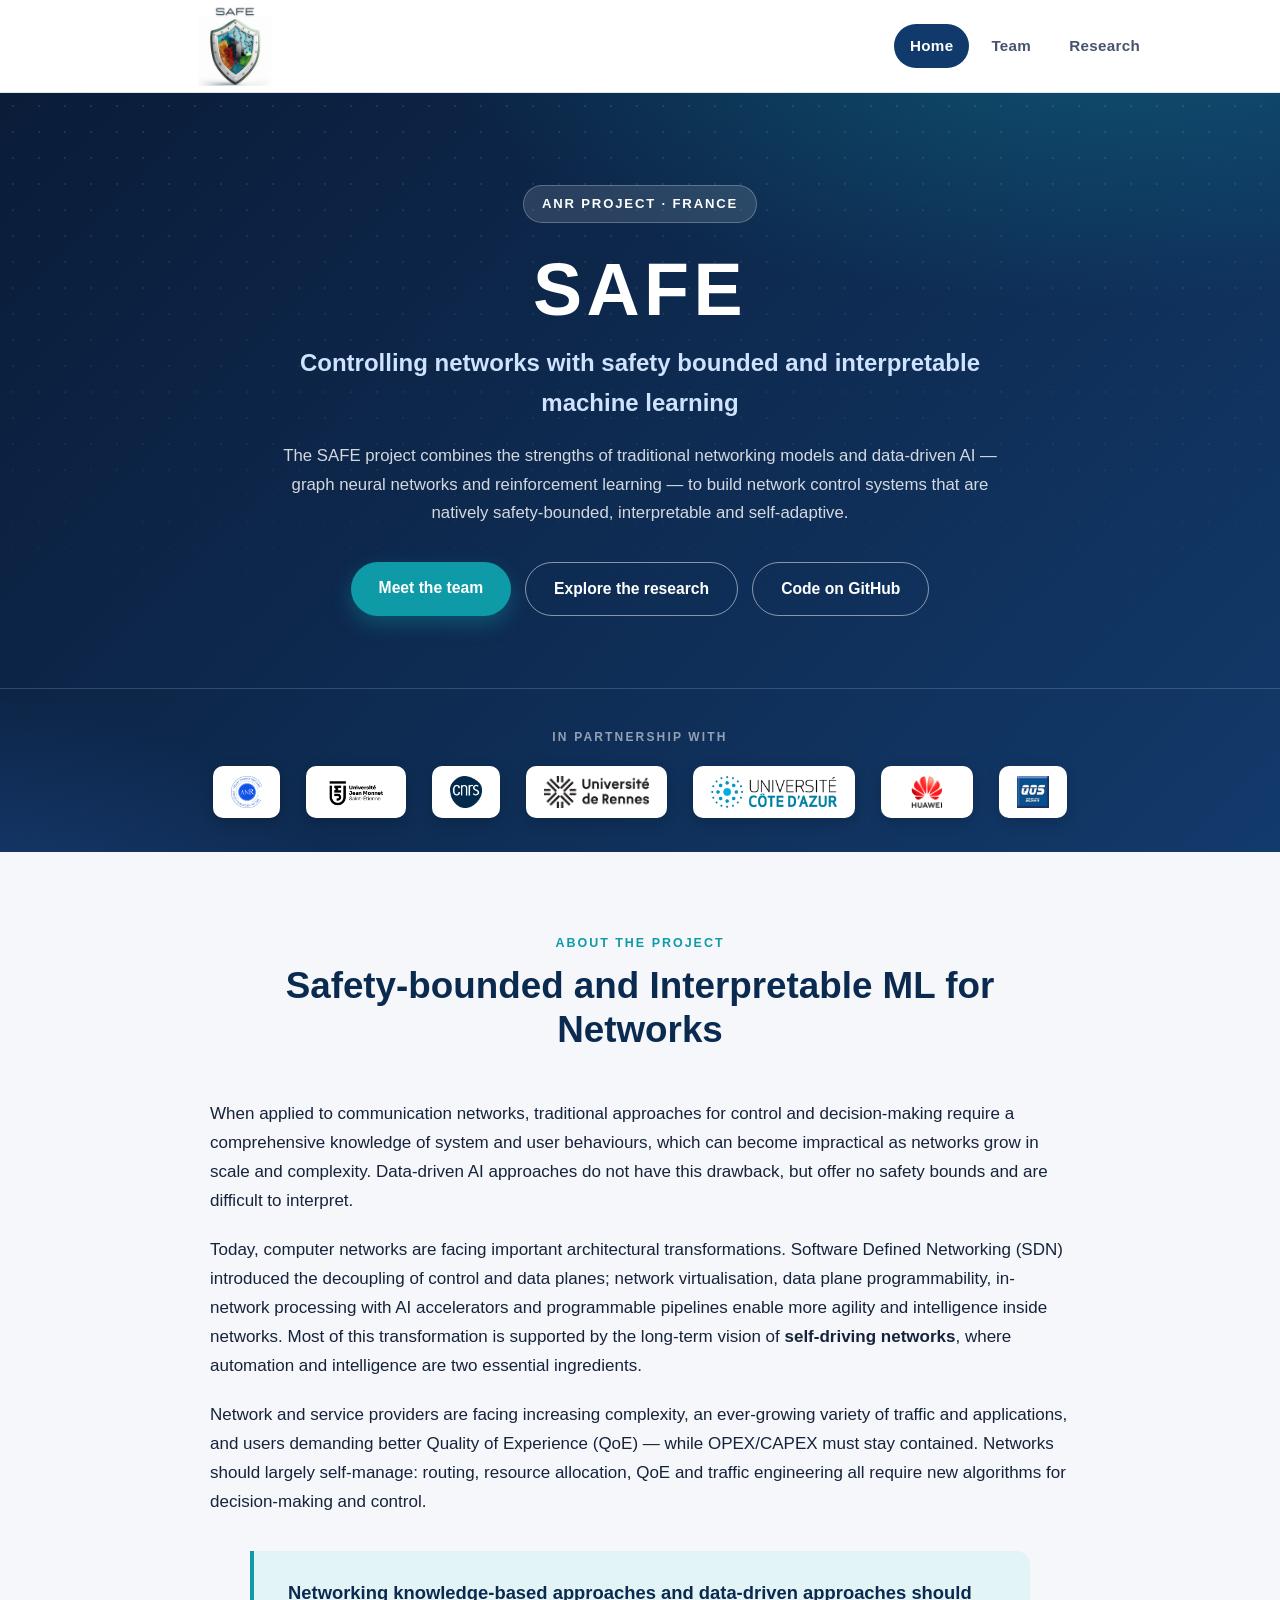
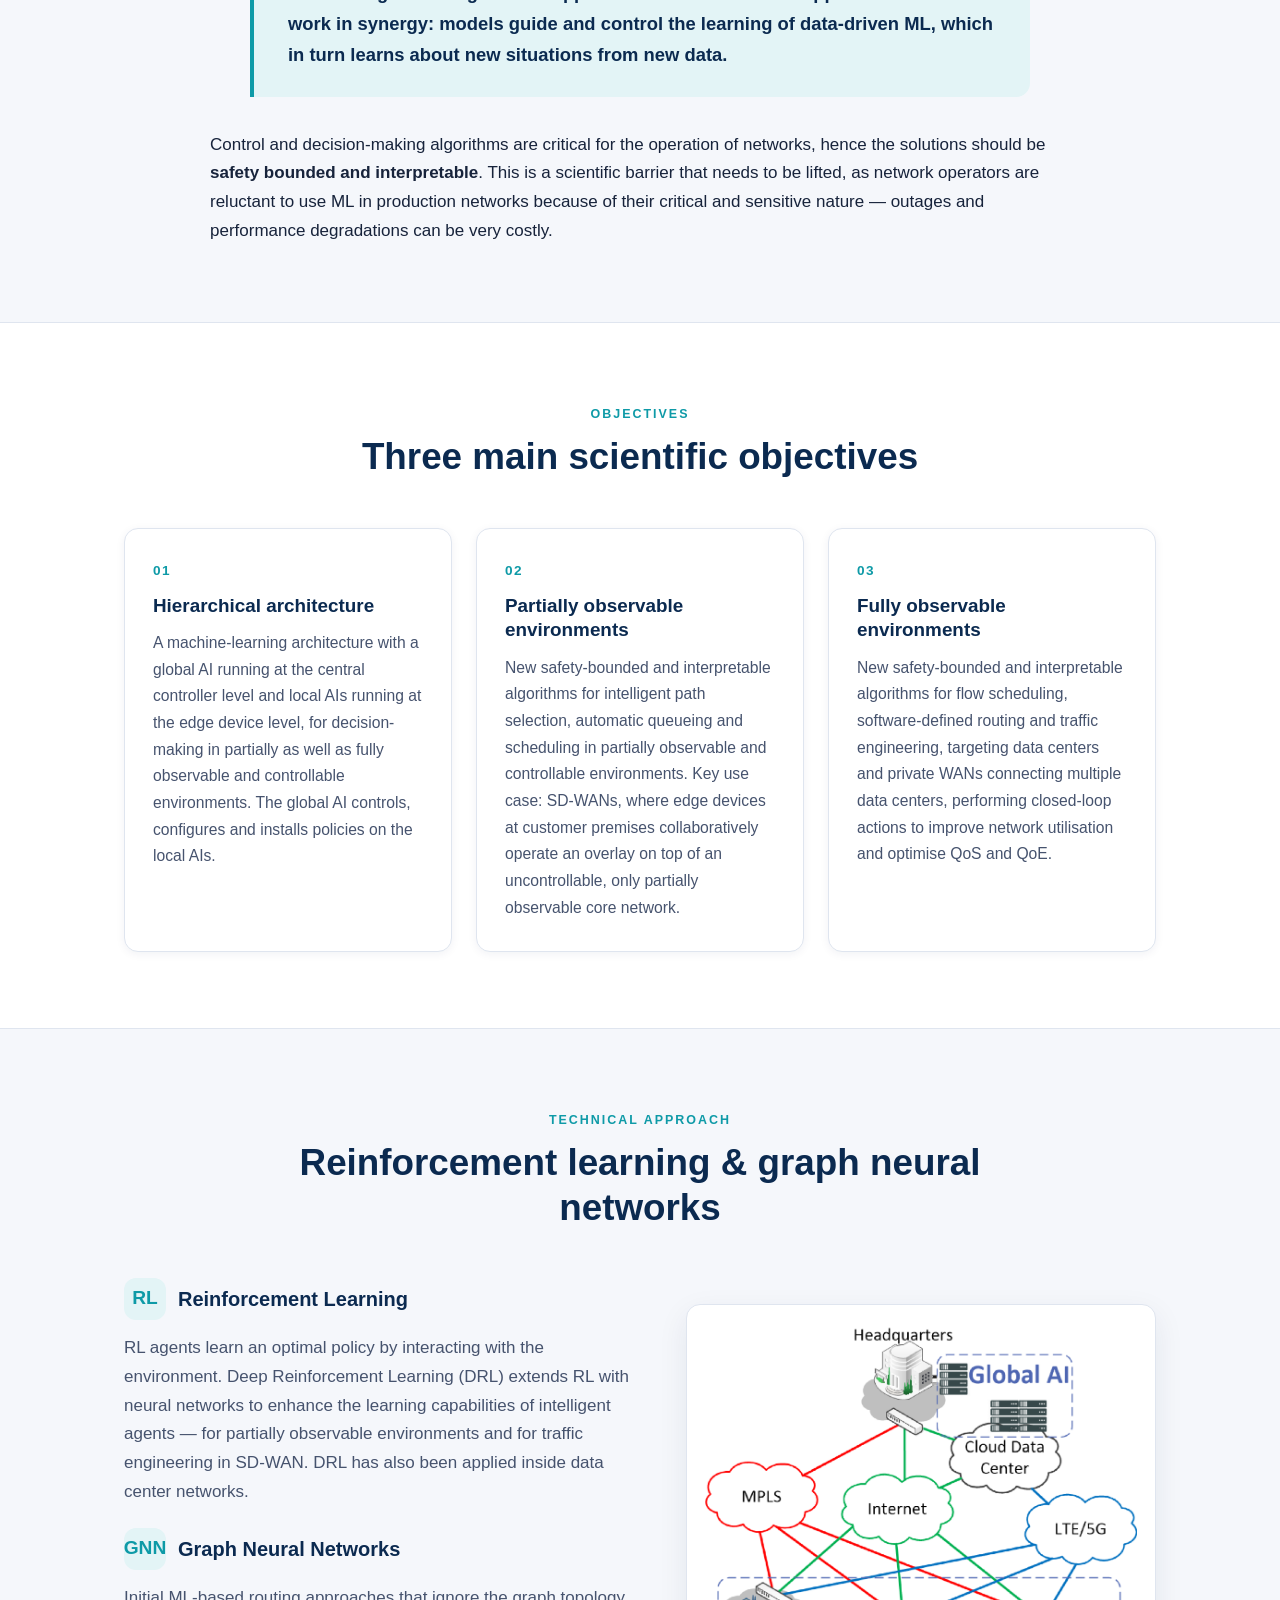
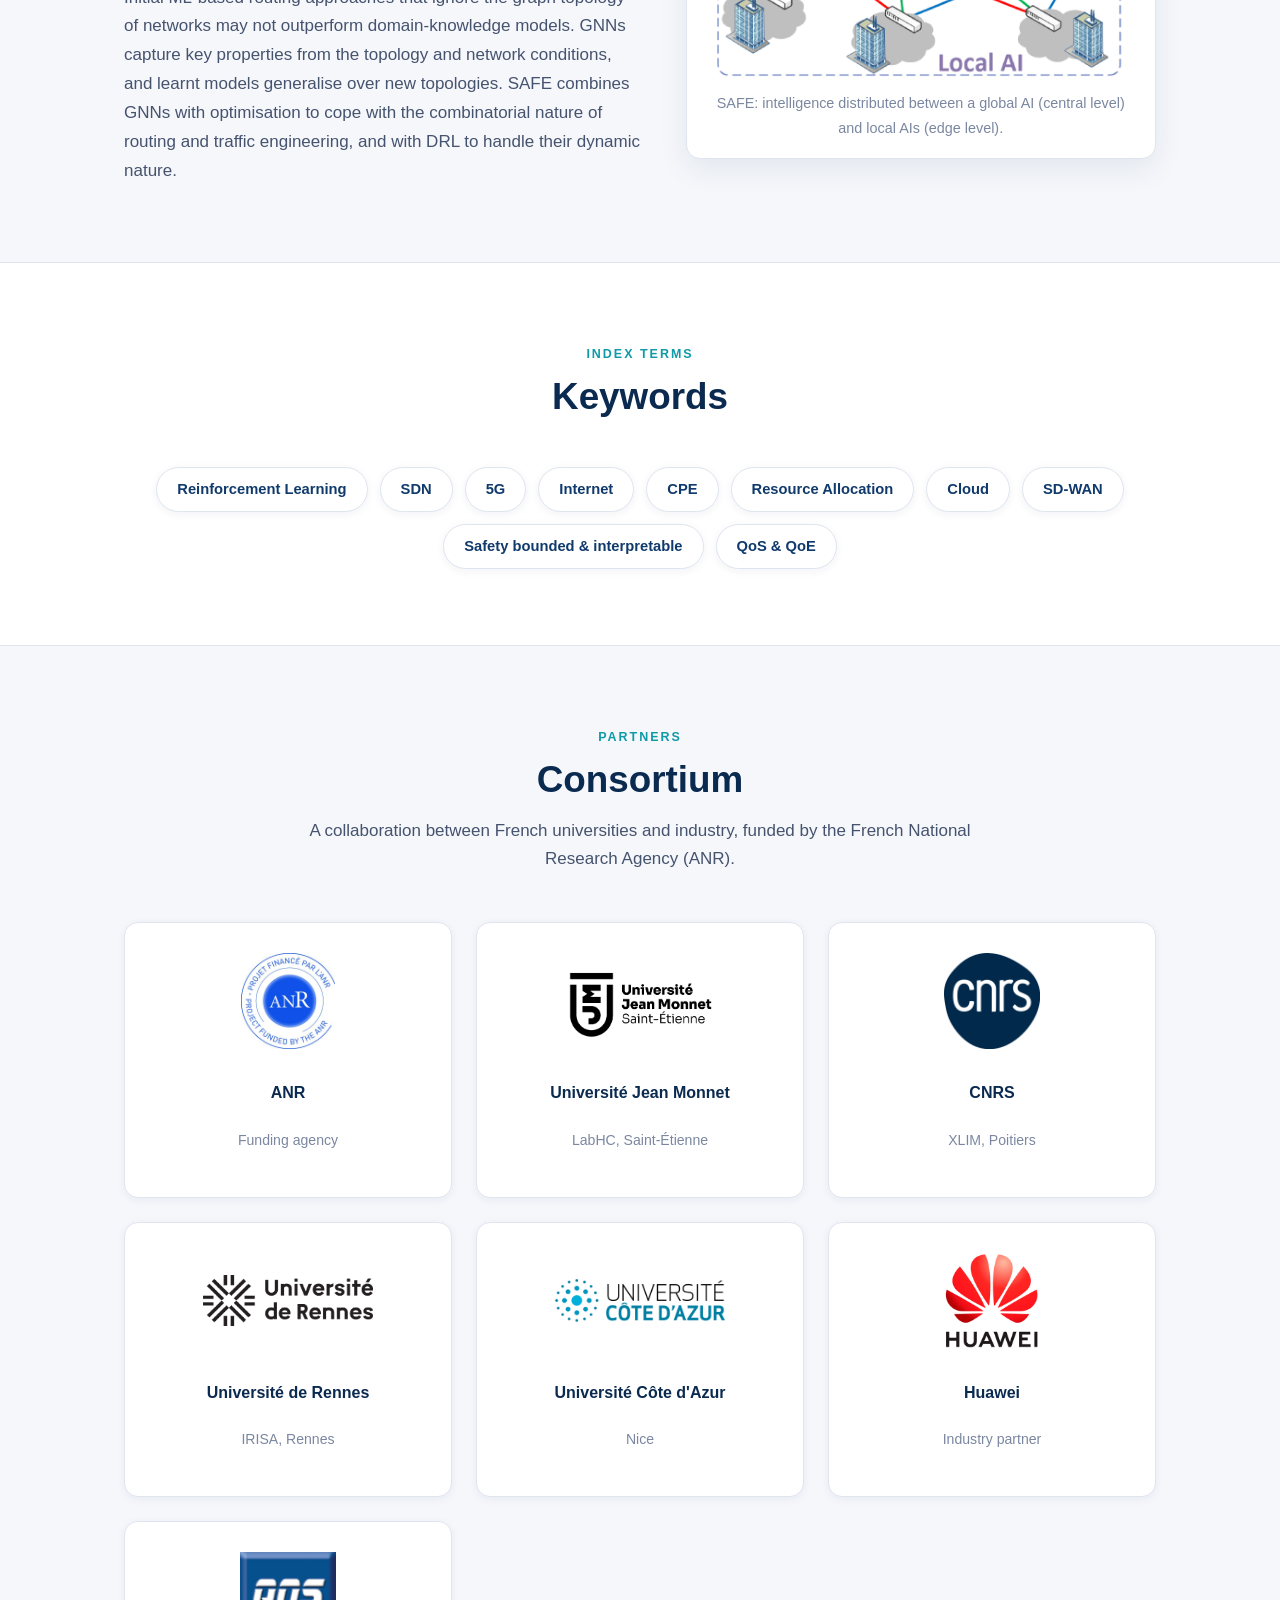
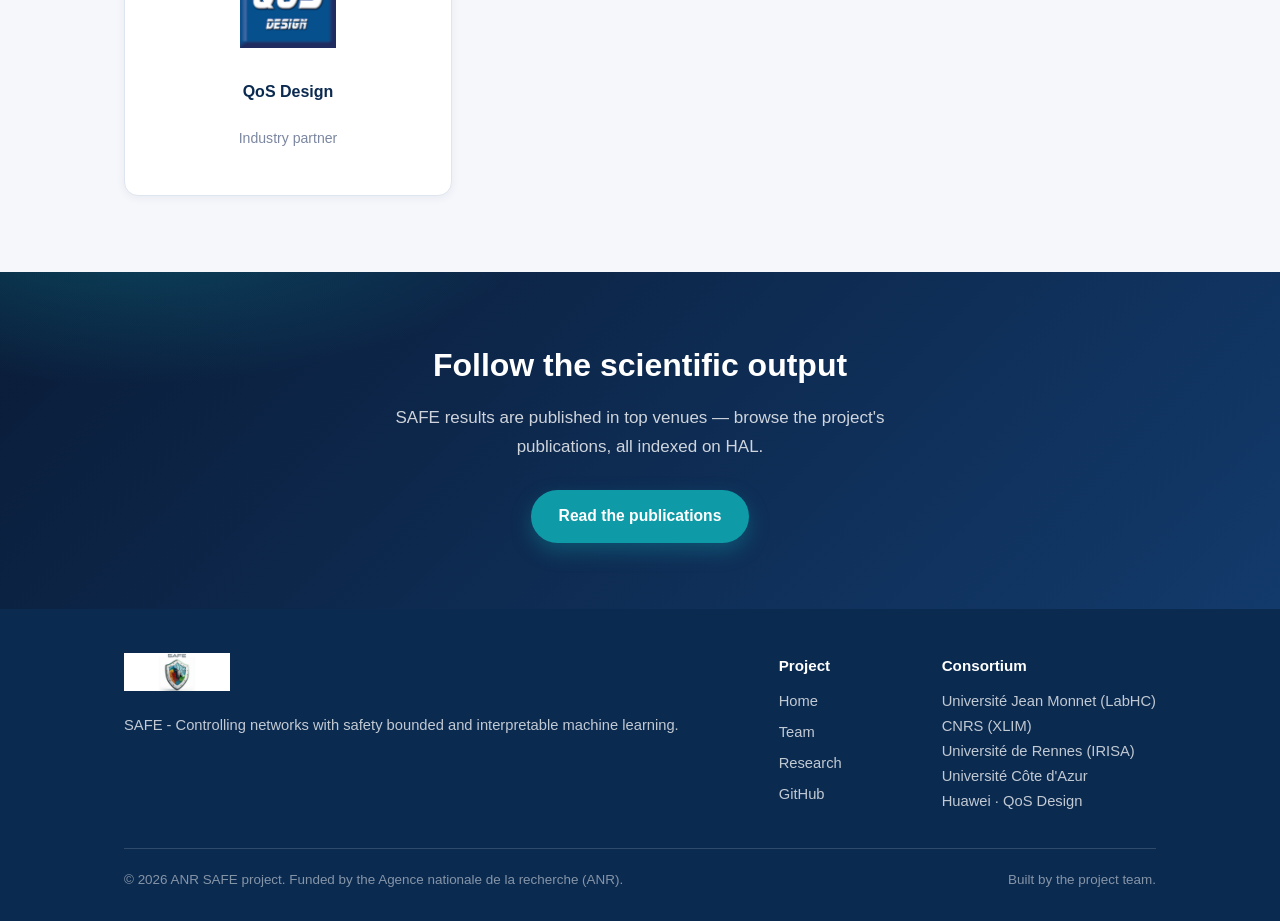
<file: index.html>
<!DOCTYPE html>
<html lang="en">
<head>
  <meta charset="UTF-8">
  <meta name="viewport" content="width=device-width, initial-scale=1.0">
  <title>ANR SAFE — Controlling Networks with Safety Bounded and Interpretable Machine Learning</title>
  <meta name="description" content="The ANR SAFE project designs safety bounded and interpretable machine learning approaches for network control.">
  <meta property="og:title" content="ANR SAFE project">
  <meta property="og:description" content="Controlling Networks with Safety Bounded and Interpretable Machine Learning.">
  <meta property="og:type" content="website">
  <meta property="og:image" content="assets/img/logo-square.png">
  <link rel="icon" type="image/png" href="assets/img/favicon.png">
  <link rel="stylesheet" href="assets/css/style.css">
</head>
<body>
  <a class="skip-link" href="#main">Skip to content</a>

  <header class="site-header">
    <div class="container nav-wrap">
      <a class="brand" href="index.html"><img src="assets/img/logo.png" alt="ANR SAFE project logo"></a>
      <nav class="site-nav" id="site-nav" aria-label="Main navigation">
        <a href="index.html" class="active" aria-current="page">Home</a>
        <a href="team.html">Team</a>
        <a href="research.html">Research</a>
      </nav>
      <button class="nav-toggle" aria-label="Toggle navigation" aria-expanded="false" aria-controls="site-nav">
        <span></span><span></span><span></span>
      </button>
    </div>
  </header>

  <main id="main">
    <section class="hero">
      <div class="container hero-inner">
        <span class="hero-badge">ANR project &middot; France</span>
        <h1>SAFE</h1>
        <p class="tagline">Controlling networks with safety bounded and interpretable machine learning</p>
        <p class="lede">The SAFE project combines the strengths of traditional networking models and data-driven AI — graph neural networks and reinforcement learning — to build network control systems that are natively safety-bounded, interpretable and self-adaptive.</p>
        <div class="hero-actions">
          <a class="btn btn-primary" href="team.html">Meet the team</a>
          <a class="btn btn-ghost" href="research.html">Explore the research</a>
          <a class="btn btn-ghost" href="https://github.com/safeml" target="_blank" rel="noopener">Code on GitHub</a>
        </div>
      </div>
      <div class="partners-strip">
        <div class="container">
          <p class="label">In partnership with</p>
          <div class="logos">
            <img src="assets/img/partners/anr.jpg" alt="ANR logo">
            <img src="assets/img/partners/ujm.png" alt="Université Jean Monnet">
            <img src="assets/img/partners/cnrs.png" alt="XLIM, CNRS">
            <img src="assets/img/partners/univ-rennes.png" alt="Université de Rennes">
            <img src="assets/img/partners/univ-cotedazur.png" alt="Université Côte d'Azur">
            <img src="assets/img/partners/huawei.png" alt="Huawei">
            <img src="assets/img/partners/qos-design.png" alt="QoS Design">
          </div>
        </div>
      </div>
    </section>

    <section class="section">
      <div class="container">
        <div class="section-head reveal">
          <span class="eyebrow">About the project</span>
          <h2>Safety-bounded and Interpretable ML for Networks</h2>
        </div>
        <div class="prose reveal" style="max-width: 860px; margin: 0 auto;">
          <p>When applied to communication networks, traditional approaches for control and decision-making require a comprehensive knowledge of system and user behaviours, which can become impractical as networks grow in scale and complexity. Data-driven AI approaches do not have this drawback, but offer no safety bounds and are difficult to interpret.</p>
          <p>Today, computer networks are facing important architectural transformations. Software Defined Networking (SDN) introduced the decoupling of control and data planes; network virtualisation, data plane programmability, in-network processing with AI accelerators and programmable pipelines enable more agility and intelligence inside networks. Most of this transformation is supported by the long-term vision of <strong>self-driving networks</strong>, where automation and intelligence are two essential ingredients.</p>
          <p>Network and service providers are facing increasing complexity, an ever-growing variety of traffic and applications, and users demanding better Quality of Experience (QoE) — while OPEX/CAPEX must stay contained. Networks should largely self-manage: routing, resource allocation, QoE and traffic engineering all require new algorithms for decision-making and control.</p>
        </div>
        <blockquote class="pullquote reveal">
          Networking knowledge-based approaches and data-driven approaches should work in synergy: models guide and control the learning of data-driven ML, which in turn learns about new situations from new data.
        </blockquote>
        <div class="prose reveal" style="max-width: 860px; margin: 0 auto;">
          <p>Control and decision-making algorithms are critical for the operation of networks, hence the solutions should be <strong>safety bounded and interpretable</strong>. This is a scientific barrier that needs to be lifted, as network operators are reluctant to use ML in production networks because of their critical and sensitive nature — outages and performance degradations can be very costly.</p>
        </div>
      </div>
    </section>

    <section class="section section-alt">
      <div class="container">
        <div class="section-head reveal">
          <span class="eyebrow">Objectives</span>
          <h2>Three main scientific objectives</h2>
        </div>
        <div class="grid grid-3">
          <article class="card reveal">
            <span class="num">01</span>
            <h3>Hierarchical architecture</h3>
            <p>A machine-learning architecture with a global AI running at the central controller level and local AIs running at the edge device level, for decision-making in partially as well as fully observable and controllable environments. The global AI controls, configures and installs policies on the local AIs.</p>
          </article>
          <article class="card reveal">
            <span class="num">02</span>
            <h3>Partially observable environments</h3>
            <p>New safety-bounded and interpretable algorithms for intelligent path selection, automatic queueing and scheduling in partially observable and controllable environments. Key use case: SD-WANs, where edge devices at customer premises collaboratively operate an overlay on top of an uncontrollable, only partially observable core network.</p>
          </article>
          <article class="card reveal">
            <span class="num">03</span>
            <h3>Fully observable environments</h3>
            <p>New safety-bounded and interpretable algorithms for flow scheduling, software-defined routing and traffic engineering, targeting data centers and private WANs connecting multiple data centers, performing closed-loop actions to improve network utilisation and optimise QoS and QoE.</p>
          </article>
        </div>
      </div>
    </section>

    <section class="section">
      <div class="container">
        <div class="section-head reveal">
          <span class="eyebrow">Technical approach</span>
          <h2>Reinforcement learning &amp; graph neural networks</h2>
        </div>
        <div class="approach reveal">
          <div>
            <h3><span class="chip">RL</span>Reinforcement Learning</h3>
            <p>RL agents learn an optimal policy by interacting with the environment. Deep Reinforcement Learning (DRL) extends RL with neural networks to enhance the learning capabilities of intelligent agents — for partially observable environments and for traffic engineering in SD-WAN. DRL has also been applied inside data center networks.</p>
            <h3><span class="chip">GNN</span>Graph Neural Networks</h3>
            <p>Initial ML-based routing approaches that ignore the graph topology of networks may not outperform domain-knowledge models. GNNs capture key properties from the topology and network conditions, and learnt models generalise over new topologies. SAFE combines GNNs with optimisation to cope with the combinatorial nature of routing and traffic engineering, and with DRL to handle their dynamic nature.</p>
          </div>
          <figure class="figure">
            <img src="assets/img/architecture.png" alt="SAFE hierarchical architecture: a global AI at the controller level cooperating with local AIs at the network edge" loading="lazy">
            <figcaption>SAFE: intelligence distributed between a global AI (central level) and local AIs (edge level).</figcaption>
          </figure>
        </div>
      </div>
    </section>

    <section class="section section-alt">
      <div class="container">
        <div class="section-head reveal">
          <span class="eyebrow">Index terms</span>
          <h2>Keywords</h2>
        </div>
        <div class="terms reveal">
          <span class="term">Reinforcement Learning</span>
          <span class="term">SDN</span>
          <span class="term">5G</span>
          <span class="term">Internet</span>
          <span class="term">CPE</span>
          <span class="term">Resource Allocation</span>
          <span class="term">Cloud</span>
          <span class="term">SD-WAN</span>
          <span class="term">Safety bounded &amp; interpretable</span>
          <span class="term">QoS &amp; QoE</span>
        </div>
      </div>
    </section>

    <section class="section">
      <div class="container">
        <div class="section-head reveal">
          <span class="eyebrow">Partners</span>
          <h2>Consortium</h2>
          <p>A collaboration between French universities and industry, funded by the French National Research Agency (ANR).</p>
        </div>
        <div class="partners-grid">
          <div class="partner-tile reveal">
            <div class="logo-box"><img src="assets/img/partners/anr.jpg" alt="ANR logo"></div>
            <p class="name">ANR</p>
            <p class="role">Funding agency</p>
          </div>
          <div class="partner-tile reveal">
            <div class="logo-box"><img src="assets/img/partners/ujm.png" alt="Université Jean Monnet logo"></div>
            <p class="name">Université Jean Monnet</p>
            <p class="role">LabHC, Saint-Étienne</p>
          </div>
          <div class="partner-tile reveal">
            <div class="logo-box"><img src="assets/img/partners/cnrs.png" alt="CNRS logo"></div>
            <p class="name">CNRS</p>
            <p class="role">XLIM, Poitiers</p>
          </div>
          <div class="partner-tile reveal">
            <div class="logo-box"><img src="assets/img/partners/univ-rennes.png" alt="Université de Rennes logo"></div>
            <p class="name">Université de Rennes</p>
            <p class="role">IRISA, Rennes</p>
          </div>
          <div class="partner-tile reveal">
            <div class="logo-box"><img src="assets/img/partners/univ-cotedazur.png" alt="Université Côte d'Azur logo"></div>
            <p class="name">Université Côte d'Azur</p>
            <p class="role">Nice</p>
          </div>
          <div class="partner-tile reveal">
            <div class="logo-box"><img src="assets/img/partners/huawei.png" alt="Huawei logo"></div>
            <p class="name">Huawei</p>
            <p class="role">Industry partner</p>
          </div>
          <div class="partner-tile reveal">
            <div class="logo-box"><img src="assets/img/partners/qos-design.png" alt="QoS Design logo"></div>
            <p class="name">QoS Design</p>
            <p class="role">Industry partner</p>
          </div>
        </div>
      </div>
    </section>

    <section class="cta-band">
      <h2>Follow the scientific output</h2>
      <p>SAFE results are published in top venues — browse the project's publications, all indexed on HAL.</p>
      <a class="btn btn-primary" href="research.html">Read the publications</a>
    </section>
  </main>

  <footer class="site-footer">
    <div class="container">
      <div class="footer-grid">
        <div>
          <div class="brand-line"><img src="assets/img/logo-white-bg.png" alt="ANR SAFE project logo"></div>
          <p>SAFE - Controlling networks with safety bounded and interpretable machine learning.</p>
        </div>
        <div>
          <h4>Project</h4>
          <nav class="footer-nav" aria-label="Footer navigation">
            <a href="index.html">Home</a>
            <a href="team.html">Team</a>
            <a href="research.html">Research</a>
            <a href="https://github.com/safeml" target="_blank" rel="noopener">GitHub</a>
          </nav>
        </div>
        <div>
          <h4>Consortium</h4>
          <p>Université Jean Monnet (LabHC)<br>CNRS (XLIM)<br>Université de Rennes (IRISA)<br>Université Côte d'Azur<br>Huawei &middot; QoS Design</p>
        </div>
      </div>
      <div class="footer-bottom">
        <span>&copy; <span data-year>2026</span> ANR SAFE project. Funded by the Agence nationale de la recherche (ANR).</span>
        <span>Built by the project team.</span>
      </div>
    </div>
  </footer>

  <script src="assets/js/main.js"></script>
</body>
</html>
</file>
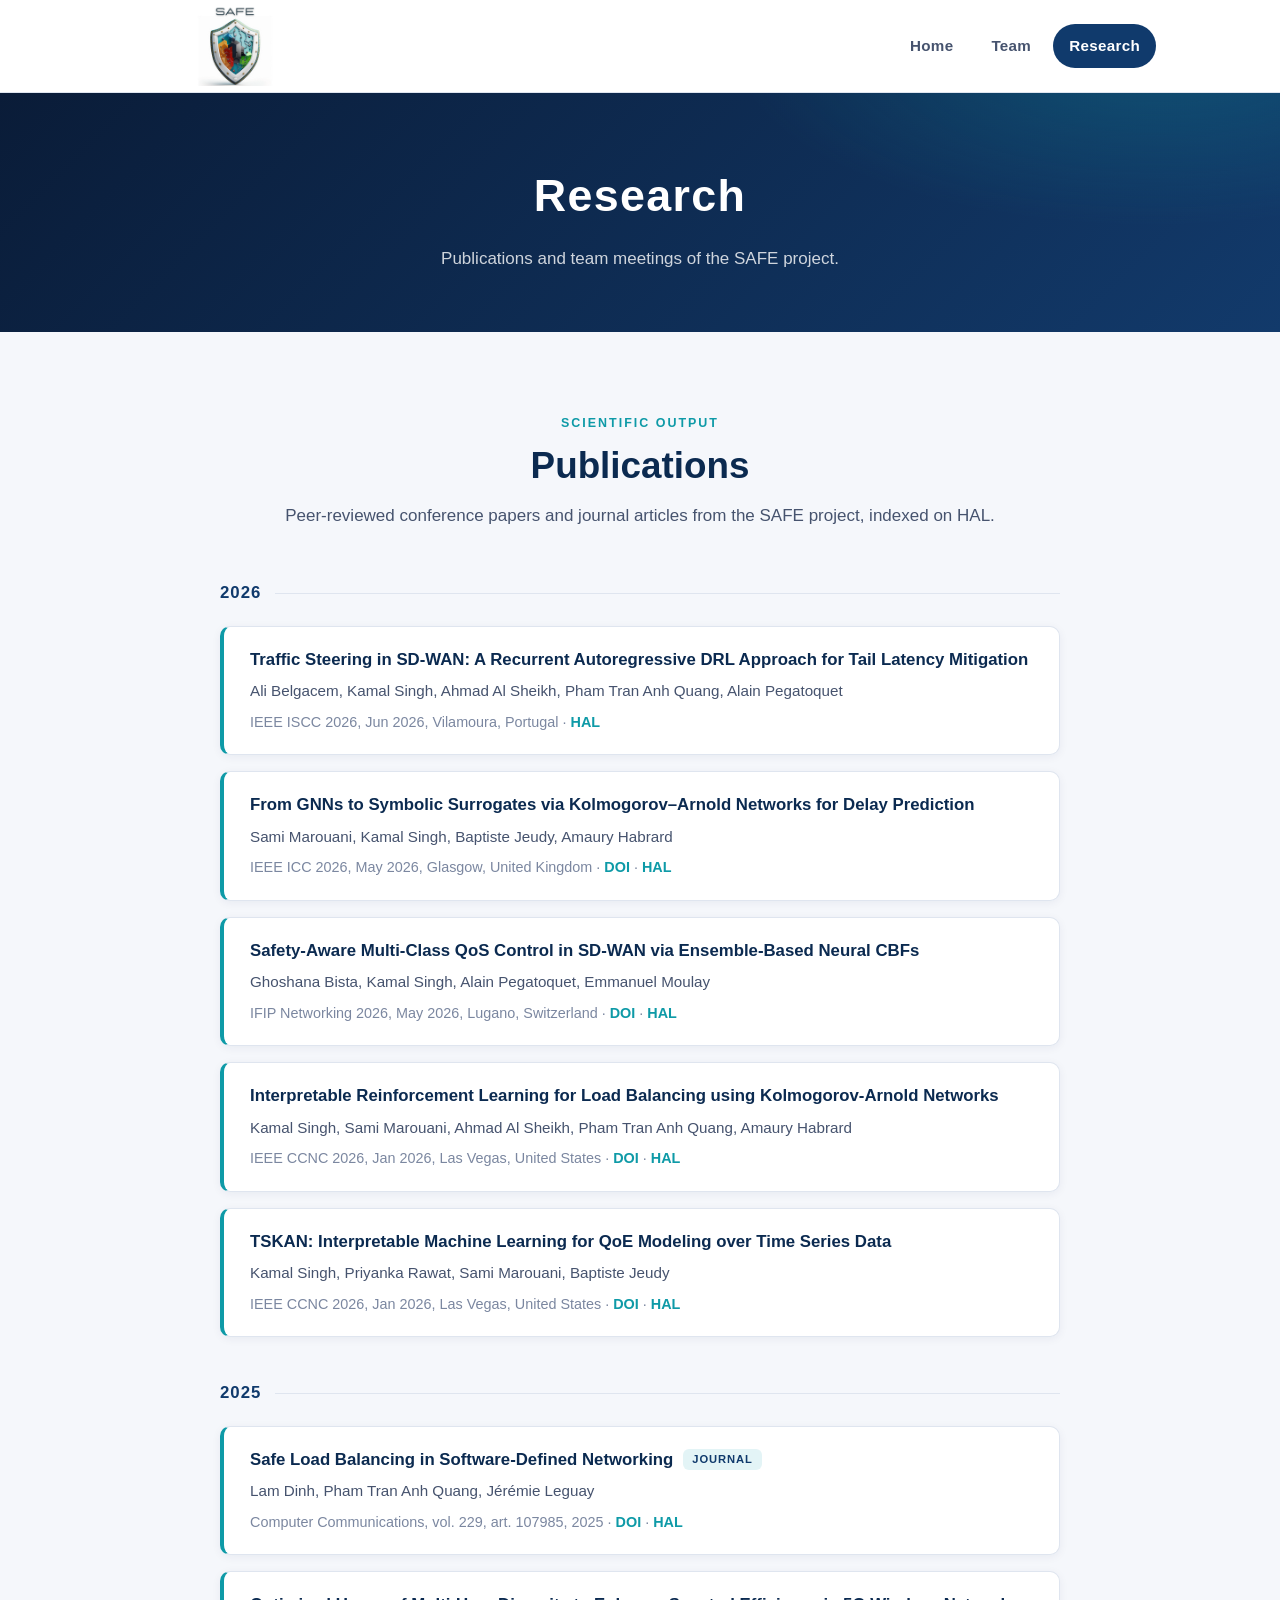
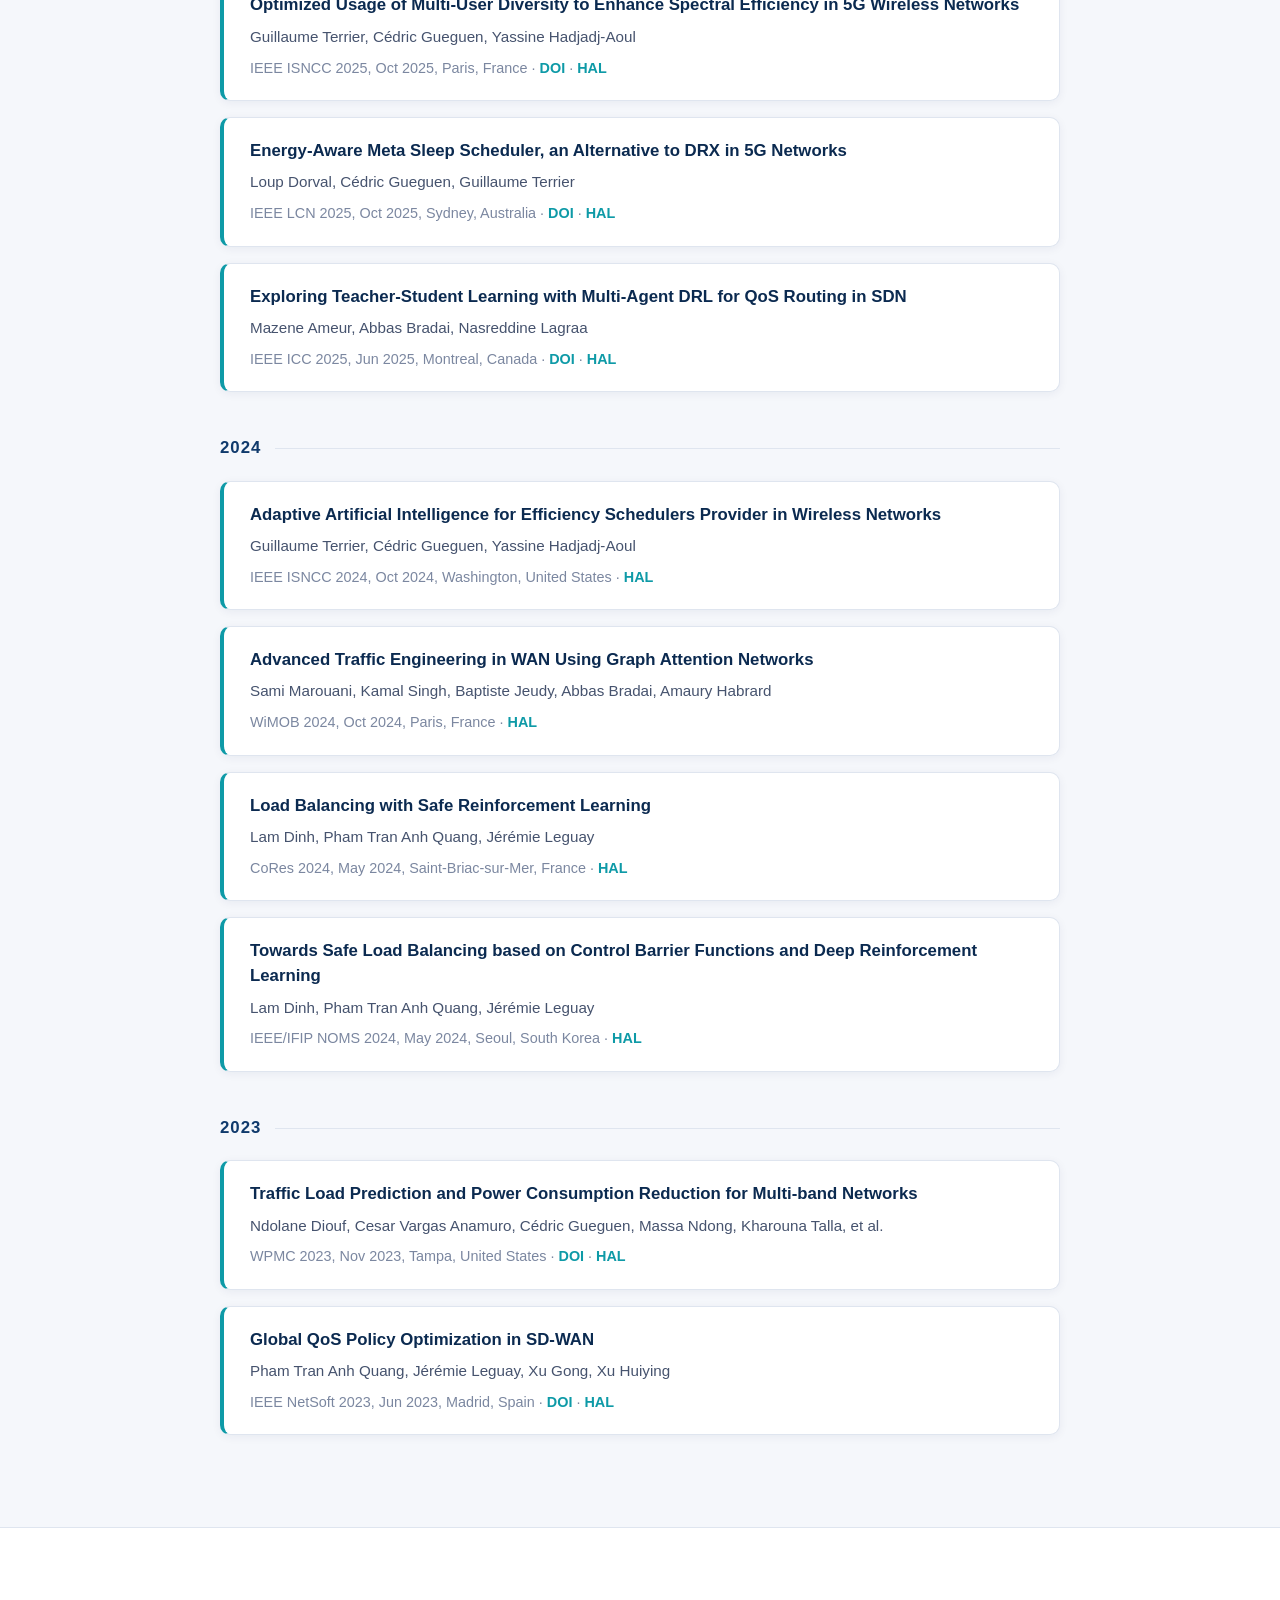
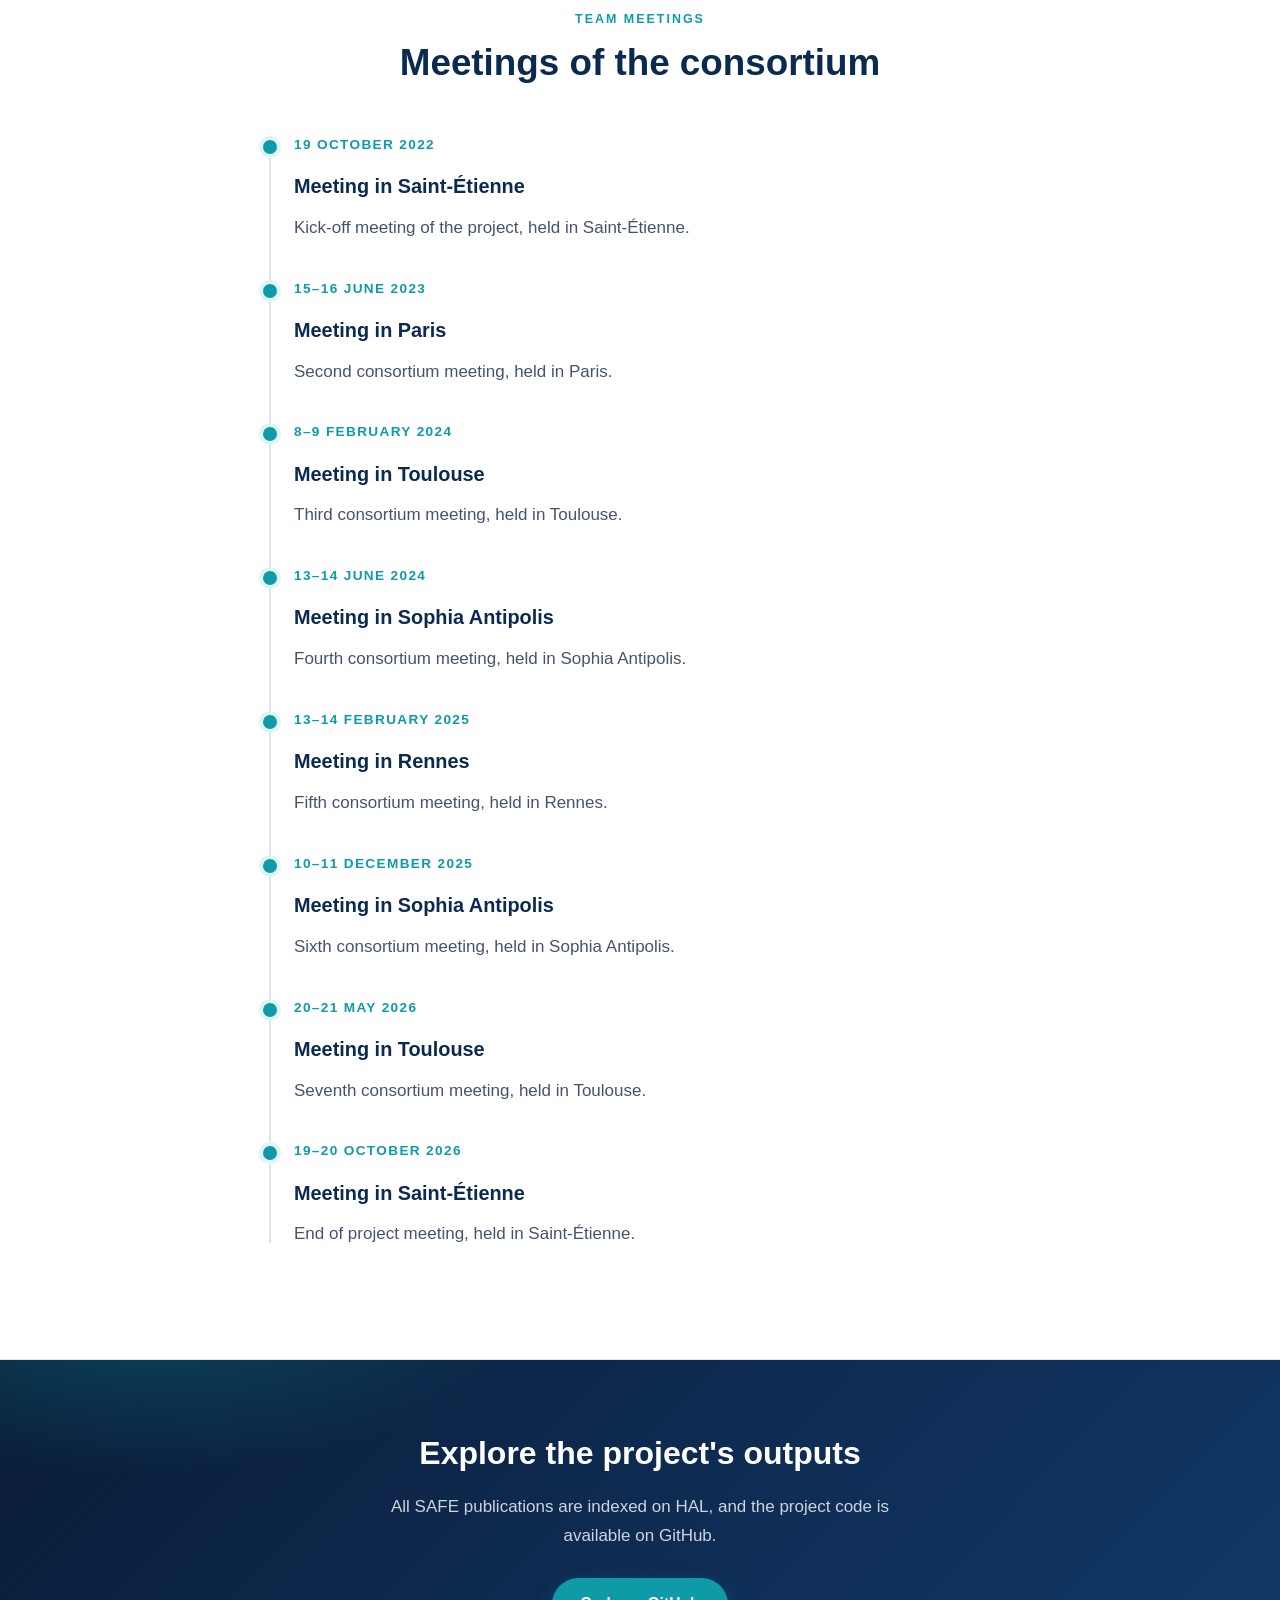
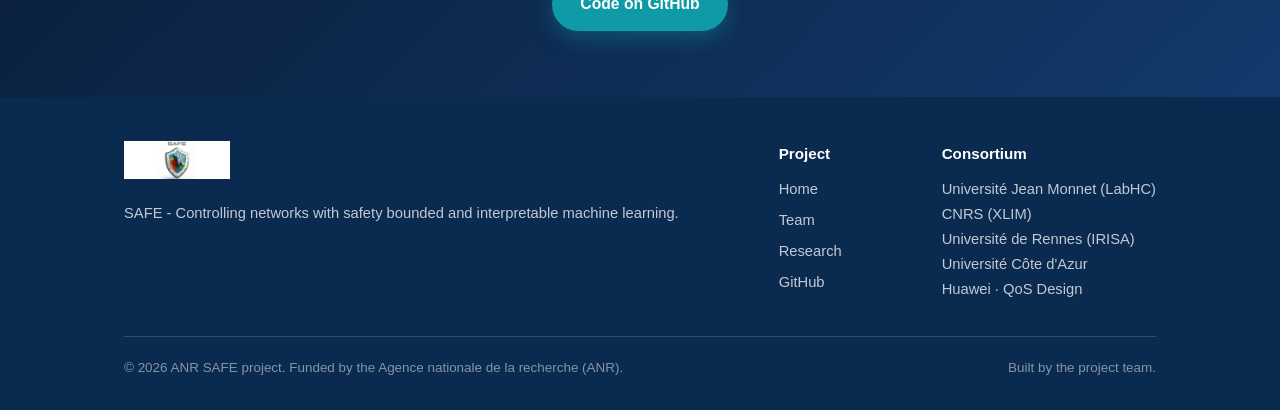
<file: research.html>
<!DOCTYPE html>
<html lang="en">
<head>
  <meta charset="UTF-8">
  <meta name="viewport" content="width=device-width, initial-scale=1.0">
  <title>Research — ANR SAFE</title>
  <meta name="description" content="Research activities of the ANR SAFE project: publications and team meetings.">
  <meta property="og:title" content="ANR SAFE — Research">
  <meta property="og:type" content="website">
  <link rel="icon" type="image/png" href="assets/img/favicon.png">
  <link rel="stylesheet" href="assets/css/style.css">
</head>
<body>
  <a class="skip-link" href="#main">Skip to content</a>

  <header class="site-header">
    <div class="container nav-wrap">
      <a class="brand" href="index.html"><img src="assets/img/logo.png" alt="ANR SAFE project logo"></a>
      <nav class="site-nav" id="site-nav" aria-label="Main navigation">
        <a href="index.html">Home</a>
        <a href="team.html">Team</a>
        <a href="research.html" class="active" aria-current="page">Research</a>
      </nav>
      <button class="nav-toggle" aria-label="Toggle navigation" aria-expanded="false" aria-controls="site-nav">
        <span></span><span></span><span></span>
      </button>
    </div>
  </header>

  <main id="main">
    <section class="page-hero">
      <div class="container">
        <h1>Research</h1>
        <p>Publications and team meetings of the SAFE project.</p>
      </div>
    </section>

    <section class="section">
      <div class="container">
        <div class="section-head reveal">
          <span class="eyebrow">Scientific output</span>
          <h2>Publications</h2>
          <p>Peer-reviewed conference papers and journal articles from the SAFE project, indexed on HAL.</p>
        </div>
        <div class="pubs">
          <h3 class="pub-year reveal">2026</h3>
          <article class="pub reveal">
            <p class="pub-title"><a href="https://hal.science/hal-05763930">Traffic Steering in SD-WAN: A Recurrent Autoregressive DRL Approach for Tail Latency Mitigation</a></p>
            <p class="pub-authors">Ali Belgacem, Kamal Singh, Ahmad Al Sheikh, Pham Tran Anh Quang, Alain Pegatoquet</p>
            <p class="pub-venue">IEEE ISCC 2026, Jun 2026, Vilamoura, Portugal &middot; <a href="https://hal.science/hal-05763930">HAL</a></p>
          </article>
          <article class="pub reveal">
            <p class="pub-title"><a href="https://hal.science/hal-05757509">From GNNs to Symbolic Surrogates via Kolmogorov–Arnold Networks for Delay Prediction</a></p>
            <p class="pub-authors">Sami Marouani, Kamal Singh, Baptiste Jeudy, Amaury Habrard</p>
            <p class="pub-venue">IEEE ICC 2026, May 2026, Glasgow, United Kingdom &middot; <a href="https://doi.org/10.1109/ICC59461.2026.11587091">DOI</a> &middot; <a href="https://hal.science/hal-05757509">HAL</a></p>
          </article>
          <article class="pub reveal">
            <p class="pub-title"><a href="https://hal.science/hal-05677079">Safety-Aware Multi-Class QoS Control in SD-WAN via Ensemble-Based Neural CBFs</a></p>
            <p class="pub-authors">Ghoshana Bista, Kamal Singh, Alain Pegatoquet, Emmanuel Moulay</p>
            <p class="pub-venue">IFIP Networking 2026, May 2026, Lugano, Switzerland &middot; <a href="https://doi.org/10.23919/IFIPNetworking70592.2026.11579208">DOI</a> &middot; <a href="https://hal.science/hal-05677079">HAL</a></p>
          </article>
          <article class="pub reveal">
            <p class="pub-title"><a href="https://hal.science/hal-05757926">Interpretable Reinforcement Learning for Load Balancing using Kolmogorov-Arnold Networks</a></p>
            <p class="pub-authors">Kamal Singh, Sami Marouani, Ahmad Al Sheikh, Pham Tran Anh Quang, Amaury Habrard</p>
            <p class="pub-venue">IEEE CCNC 2026, Jan 2026, Las Vegas, United States &middot; <a href="https://doi.org/10.1109/CCNC65079.2026.11366542">DOI</a> &middot; <a href="https://hal.science/hal-05757926">HAL</a></p>
          </article>
          <article class="pub reveal">
            <p class="pub-title"><a href="https://hal.science/hal-05757540">TSKAN: Interpretable Machine Learning for QoE Modeling over Time Series Data</a></p>
            <p class="pub-authors">Kamal Singh, Priyanka Rawat, Sami Marouani, Baptiste Jeudy</p>
            <p class="pub-venue">IEEE CCNC 2026, Jan 2026, Las Vegas, United States &middot; <a href="https://doi.org/10.1109/CCNC65079.2026.11366457">DOI</a> &middot; <a href="https://hal.science/hal-05757540">HAL</a></p>
          </article>

          <h3 class="pub-year reveal">2025</h3>
          <article class="pub reveal">
            <p class="pub-title"><a href="https://hal.science/hal-05628831">Safe Load Balancing in Software-Defined Networking<span class="tag">Journal</span></a></p>
            <p class="pub-authors">Lam Dinh, Pham Tran Anh Quang, Jérémie Leguay</p>
            <p class="pub-venue">Computer Communications, vol. 229, art. 107985, 2025 &middot; <a href="https://doi.org/10.1016/j.comcom.2024.107985">DOI</a> &middot; <a href="https://hal.science/hal-05628831">HAL</a></p>
          </article>
          <article class="pub reveal">
            <p class="pub-title"><a href="https://hal.science/hal-05402495">Optimized Usage of Multi-User Diversity to Enhance Spectral Efficiency in 5G Wireless Networks</a></p>
            <p class="pub-authors">Guillaume Terrier, Cédric Gueguen, Yassine Hadjadj-Aoul</p>
            <p class="pub-venue">IEEE ISNCC 2025, Oct 2025, Paris, France &middot; <a href="https://doi.org/10.1109/ISNCC66965.2025.11250421">DOI</a> &middot; <a href="https://hal.science/hal-05402495">HAL</a></p>
          </article>
          <article class="pub reveal">
            <p class="pub-title"><a href="https://hal.science/hal-05402488">Energy-Aware Meta Sleep Scheduler, an Alternative to DRX in 5G Networks</a></p>
            <p class="pub-authors">Loup Dorval, Cédric Gueguen, Guillaume Terrier</p>
            <p class="pub-venue">IEEE LCN 2025, Oct 2025, Sydney, Australia &middot; <a href="https://doi.org/10.1109/LCN65610.2025.11146383">DOI</a> &middot; <a href="https://hal.science/hal-05402488">HAL</a></p>
          </article>
          <article class="pub reveal">
            <p class="pub-title"><a href="https://hal.science/hal-05303458">Exploring Teacher-Student Learning with Multi-Agent DRL for QoS Routing in SDN</a></p>
            <p class="pub-authors">Mazene Ameur, Abbas Bradai, Nasreddine Lagraa</p>
            <p class="pub-venue">IEEE ICC 2025, Jun 2025, Montreal, Canada &middot; <a href="https://doi.org/10.1109/ICC52391.2025.11161544">DOI</a> &middot; <a href="https://hal.science/hal-05303458">HAL</a></p>
          </article>

          <h3 class="pub-year reveal">2024</h3>
          <article class="pub reveal">
            <p class="pub-title"><a href="https://hal.science/hal-04749287">Adaptive Artificial Intelligence for Efficiency Schedulers Provider in Wireless Networks</a></p>
            <p class="pub-authors">Guillaume Terrier, Cédric Gueguen, Yassine Hadjadj-Aoul</p>
            <p class="pub-venue">IEEE ISNCC 2024, Oct 2024, Washington, United States &middot; <a href="https://hal.science/hal-04749287">HAL</a></p>
          </article>
          <article class="pub reveal">
            <p class="pub-title"><a href="https://hal.science/hal-04698713">Advanced Traffic Engineering in WAN Using Graph Attention Networks</a></p>
            <p class="pub-authors">Sami Marouani, Kamal Singh, Baptiste Jeudy, Abbas Bradai, Amaury Habrard</p>
            <p class="pub-venue">WiMOB 2024, Oct 2024, Paris, France &middot; <a href="https://hal.science/hal-04698713">HAL</a></p>
          </article>
          <article class="pub reveal">
            <p class="pub-title"><a href="https://hal.science/hal-04563967">Load Balancing with Safe Reinforcement Learning</a></p>
            <p class="pub-authors">Lam Dinh, Pham Tran Anh Quang, Jérémie Leguay</p>
            <p class="pub-venue">CoRes 2024, May 2024, Saint-Briac-sur-Mer, France &middot; <a href="https://hal.science/hal-04563967">HAL</a></p>
          </article>
          <article class="pub reveal">
            <p class="pub-title"><a href="https://hal.science/hal-04404953">Towards Safe Load Balancing based on Control Barrier Functions and Deep Reinforcement Learning</a></p>
            <p class="pub-authors">Lam Dinh, Pham Tran Anh Quang, Jérémie Leguay</p>
            <p class="pub-venue">IEEE/IFIP NOMS 2024, May 2024, Seoul, South Korea &middot; <a href="https://hal.science/hal-04404953">HAL</a></p>
          </article>

          <h3 class="pub-year reveal">2023</h3>
          <article class="pub reveal">
            <p class="pub-title"><a href="https://hal.science/hal-04346520">Traffic Load Prediction and Power Consumption Reduction for Multi-band Networks</a></p>
            <p class="pub-authors">Ndolane Diouf, Cesar Vargas Anamuro, Cédric Gueguen, Massa Ndong, Kharouna Talla, et al.</p>
            <p class="pub-venue">WPMC 2023, Nov 2023, Tampa, United States &middot; <a href="https://doi.org/10.1109/WPMC59531.2023.10338969">DOI</a> &middot; <a href="https://hal.science/hal-04346520">HAL</a></p>
          </article>
          <article class="pub reveal">
            <p class="pub-title"><a href="https://hal.science/hal-04404936">Global QoS Policy Optimization in SD-WAN</a></p>
            <p class="pub-authors">Pham Tran Anh Quang, Jérémie Leguay, Xu Gong, Xu Huiying</p>
            <p class="pub-venue">IEEE NetSoft 2023, Jun 2023, Madrid, Spain &middot; <a href="https://doi.org/10.1109/NetSoft57336.2023.10175407">DOI</a> &middot; <a href="https://hal.science/hal-04404936">HAL</a></p>
          </article>
        </div>
      </div>
    </section>

    <section class="section section-alt">
      <div class="container">
        <div class="section-head reveal">
          <span class="eyebrow">Team meetings</span>
          <h2>Meetings of the consortium</h2>
        </div>
        <div class="timeline reveal">
          <div class="meeting">
            <p class="when">19 October 2022</p>
            <h3>Meeting in Saint-Étienne</h3>
            <p>Kick-off meeting of the project, held in Saint-Étienne.</p>
          </div>
          <div class="meeting">
            <p class="when">15–16 June 2023</p>
            <h3>Meeting in Paris</h3>
            <p>Second consortium meeting, held in Paris.</p>
          </div>
          <div class="meeting">
            <p class="when">8–9 February 2024</p>
            <h3>Meeting in Toulouse</h3>
            <p>Third consortium meeting, held in Toulouse.</p>
          </div>
          <div class="meeting">
            <p class="when">13–14 June 2024</p>
            <h3>Meeting in Sophia Antipolis</h3>
            <p>Fourth consortium meeting, held in Sophia Antipolis.</p>
          </div>
          <div class="meeting">
            <p class="when">13–14 February 2025</p>
            <h3>Meeting in Rennes</h3>
            <p>Fifth consortium meeting, held in Rennes.</p>
          </div>
          <div class="meeting">
            <p class="when">10–11 December 2025</p>
            <h3>Meeting in Sophia Antipolis</h3>
            <p>Sixth consortium meeting, held in Sophia Antipolis.</p>
          </div>
          <div class="meeting">
            <p class="when">20–21 May 2026</p>
            <h3>Meeting in Toulouse</h3>
            <p>Seventh consortium meeting, held in Toulouse.</p>
          </div>
          <div class="meeting">
            <p class="when">19–20 October 2026</p>
            <h3>Meeting in Saint-Étienne</h3>
            <p>End of project meeting, held in Saint-Étienne.</p>
          </div>
        </div>
      </div>
    </section>

    <section class="cta-band">
      <h2>Explore the project's outputs</h2>
      <p>All SAFE publications are indexed on HAL, and the project code is available on GitHub.</p>
      <a class="btn btn-primary" href="https://github.com/safeml" target="_blank" rel="noopener">Code on GitHub</a>
    </section>
  </main>

  <footer class="site-footer">
    <div class="container">
      <div class="footer-grid">
        <div>
          <div class="brand-line"><img src="assets/img/logo-white-bg.png" alt="ANR SAFE project logo"></div>
          <p>SAFE - Controlling networks with safety bounded and interpretable machine learning.</p>
        </div>
        <div>
          <h4>Project</h4>
          <nav class="footer-nav" aria-label="Footer navigation">
            <a href="index.html">Home</a>
            <a href="team.html">Team</a>
            <a href="research.html">Research</a>
            <a href="https://github.com/safeml" target="_blank" rel="noopener">GitHub</a>
          </nav>
        </div>
        <div>
          <h4>Consortium</h4>
          <p>Université Jean Monnet (LabHC)<br>CNRS (XLIM)<br>Université de Rennes (IRISA)<br>Université Côte d'Azur<br>Huawei &middot; QoS Design</p>
        </div>
      </div>
      <div class="footer-bottom">
        <span>&copy; <span data-year>2026</span> ANR SAFE project. Funded by the Agence nationale de la recherche (ANR).</span>
        <span>Built by the project team.</span>
      </div>
    </div>
  </footer>

  <script src="assets/js/main.js"></script>
</body>
</html>
</file>
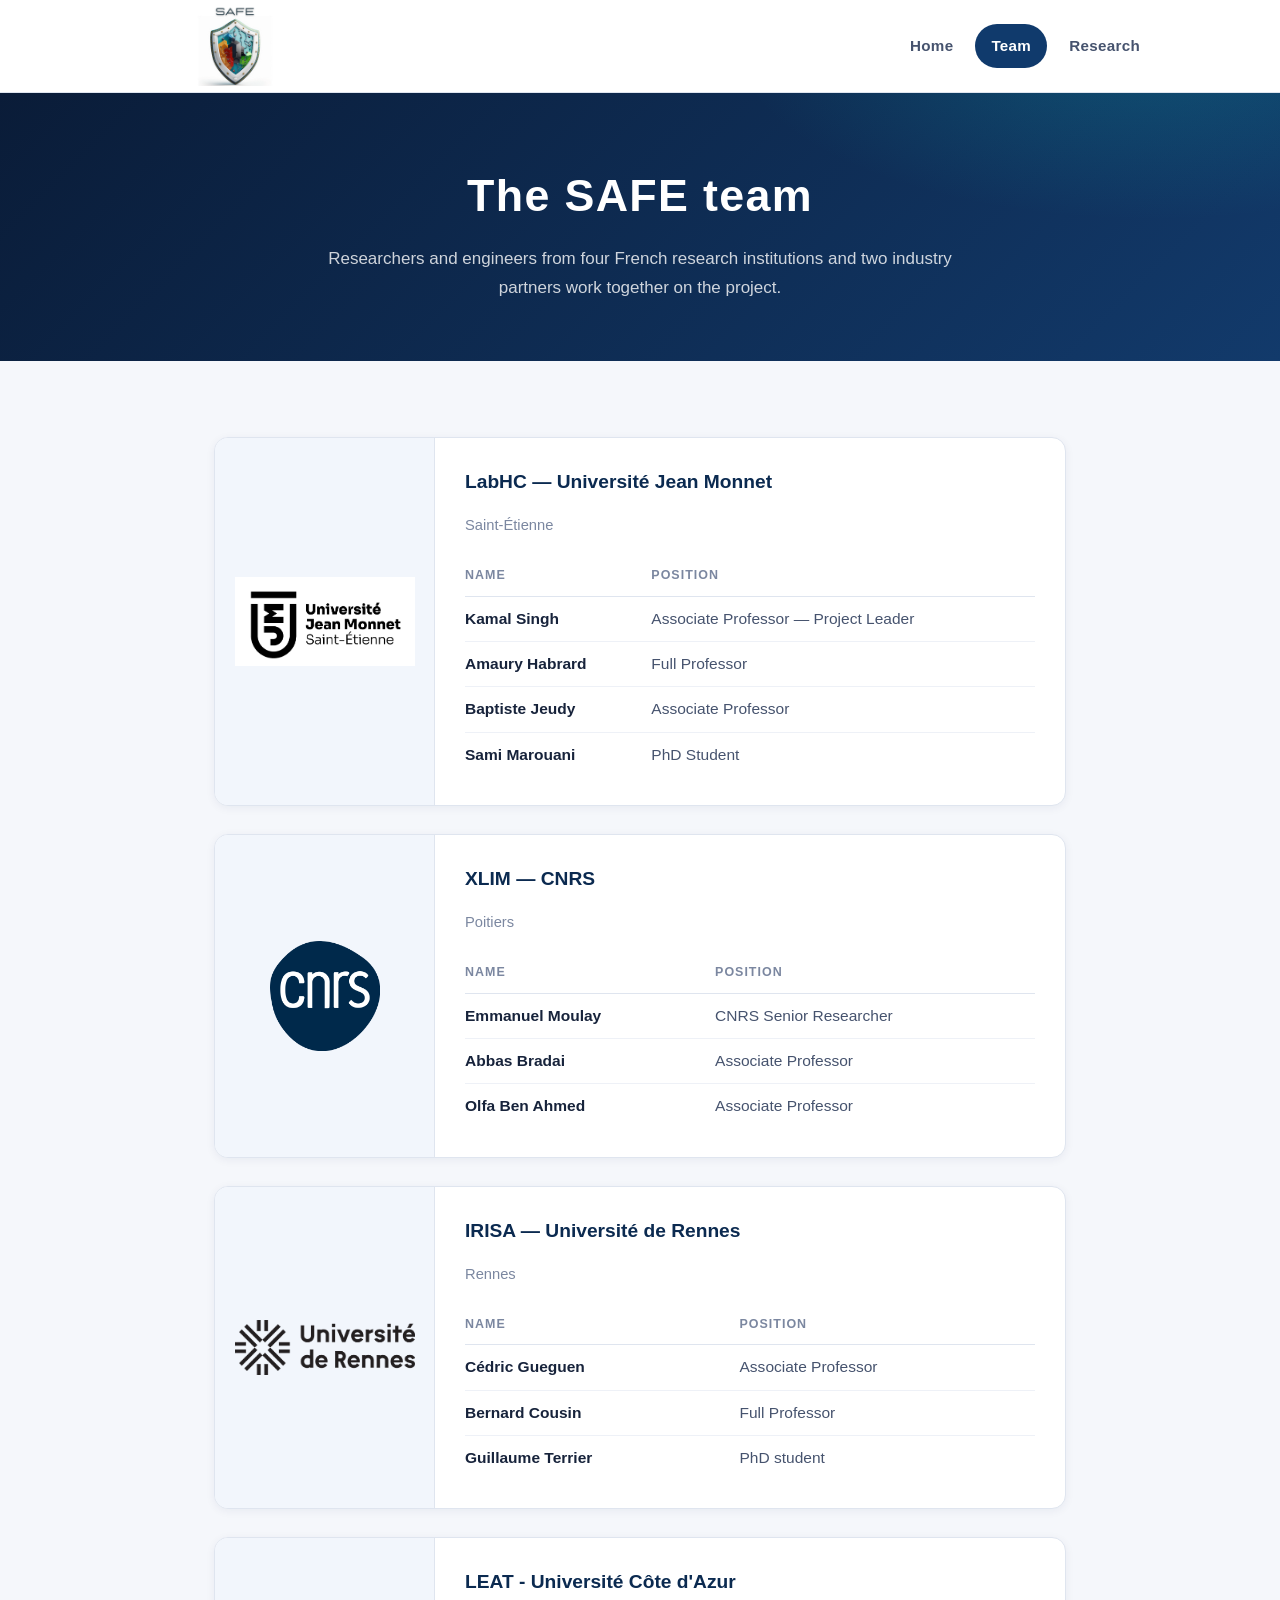
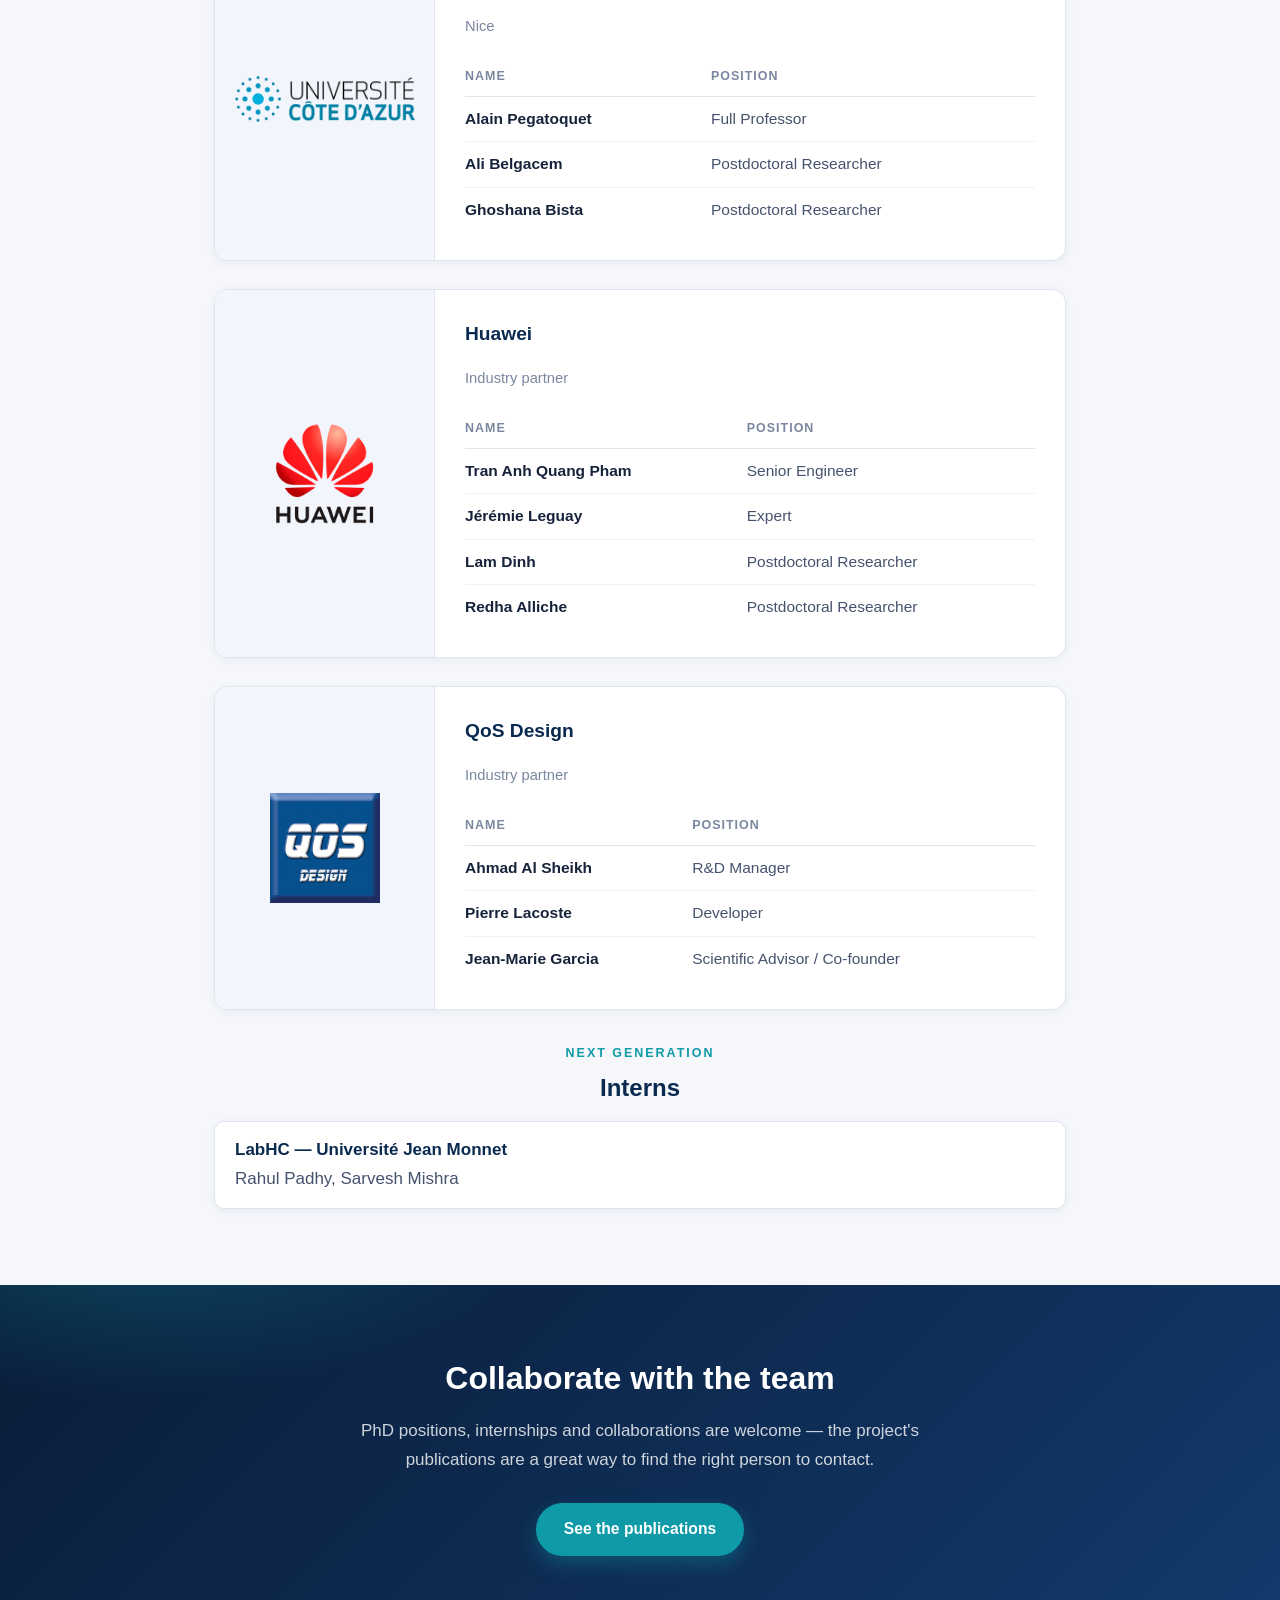
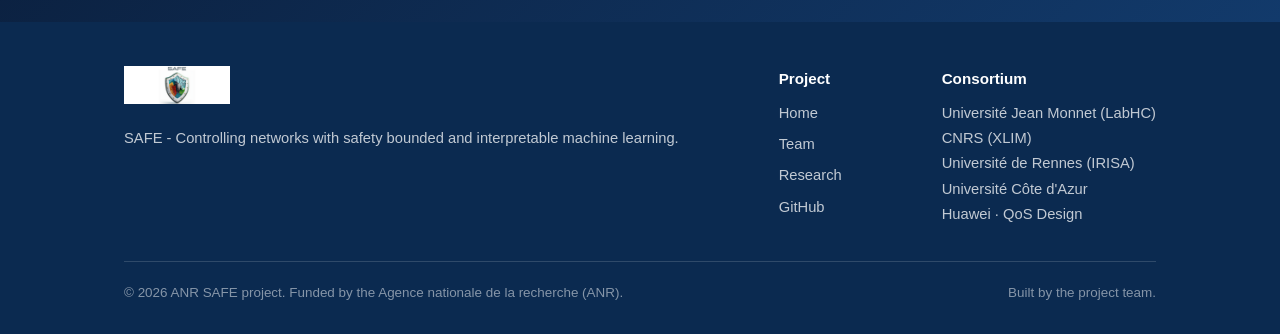
<file: team.html>
<!DOCTYPE html>
<html lang="en">
<head>
  <meta charset="UTF-8">
  <meta name="viewport" content="width=device-width, initial-scale=1.0">
  <title>Team — ANR SAFE</title>
  <meta name="description" content="The ANR SAFE project team: researchers and engineers from Université Jean Monnet (LabHC), CNRS (XLIM), Université de Rennes (IRISA), Université Côte d'Azur, Huawei and QoS Design.">
  <meta property="og:title" content="ANR SAFE — Team">
  <meta property="og:type" content="website">
  <link rel="icon" type="image/png" href="assets/img/favicon.png">
  <link rel="stylesheet" href="assets/css/style.css">
</head>
<body>
  <a class="skip-link" href="#main">Skip to content</a>

  <header class="site-header">
    <div class="container nav-wrap">
      <a class="brand" href="index.html"><img src="assets/img/logo.png" alt="ANR SAFE project logo"></a>
      <nav class="site-nav" id="site-nav" aria-label="Main navigation">
        <a href="index.html">Home</a>
        <a href="team.html" class="active" aria-current="page">Team</a>
        <a href="research.html">Research</a>
      </nav>
      <button class="nav-toggle" aria-label="Toggle navigation" aria-expanded="false" aria-controls="site-nav">
        <span></span><span></span><span></span>
      </button>
    </div>
  </header>

  <main id="main">
    <section class="page-hero">
      <div class="container">
        <h1>The SAFE team</h1>
        <p>Researchers and engineers from four French research institutions and two industry partners work together on the project.</p>
      </div>
    </section>

    <section class="section">
      <div class="container" style="max-width: 900px; display: grid; gap: 28px;">

        <article class="team-card reveal">
          <div class="logo-side"><img src="assets/img/partners/ujm.png" alt="Université Jean Monnet logo"></div>
          <div class="members">
            <h3>LabHC — Université Jean Monnet</h3>
            <p class="org">Saint-Étienne</p>
            <table class="member-table">
              <thead>
                <tr><th scope="col">Name</th><th scope="col">Position</th></tr>
              </thead>
              <tbody>
                <tr><td>Kamal Singh</td><td>Associate Professor — Project Leader</td></tr>
                <tr><td>Amaury Habrard</td><td>Full Professor</td></tr>
                <tr><td>Baptiste Jeudy</td><td>Associate Professor</td></tr>
                <tr><td>Sami Marouani</td><td>PhD Student</td></tr>
              </tbody>
            </table>
          </div>
        </article>

        <article class="team-card reveal">
          <div class="logo-side"><img src="assets/img/partners/cnrs.png" alt="CNRS logo"></div>
          <div class="members">
            <h3>XLIM — CNRS</h3>
            <p class="org">Poitiers</p>
            <table class="member-table">
              <thead>
                <tr><th scope="col">Name</th><th scope="col">Position</th></tr>
              </thead>
              <tbody>
                <tr><td>Emmanuel Moulay</td><td>CNRS Senior Researcher</td></tr>
                <tr><td>Abbas Bradai</td><td>Associate Professor</td></tr>
                <tr><td>Olfa Ben Ahmed</td><td>Associate Professor</td></tr>
              </tbody>
            </table>
          </div>
        </article>

        <article class="team-card reveal">
          <div class="logo-side"><img src="assets/img/partners/univ-rennes.png" alt="Université de Rennes logo"></div>
          <div class="members">
            <h3>IRISA — Université de Rennes</h3>
            <p class="org">Rennes</p>
            <table class="member-table">
              <thead>
                <tr><th scope="col">Name</th><th scope="col">Position</th></tr>
              </thead>
              <tbody>
                <tr><td>Cédric Gueguen</td><td>Associate Professor</td></tr>
                <tr><td>Bernard Cousin</td><td>Full Professor</td></tr>
                <tr><td>Guillaume Terrier</td><td>PhD student</td></tr>
              </tbody>
            </table>
          </div>
        </article>

        <article class="team-card reveal">
          <div class="logo-side"><img src="assets/img/partners/univ-cotedazur.png" alt="Université Côte d'Azur logo"></div>
          <div class="members">
            <h3>LEAT - Université Côte d'Azur</h3>
            <p class="org">Nice</p>
            <table class="member-table">
              <thead>
                <tr><th scope="col">Name</th><th scope="col">Position</th></tr>
              </thead>
              <tbody>
                <tr><td>Alain Pegatoquet</td><td>Full Professor</td></tr>
                <tr><td>Ali Belgacem</td><td>Postdoctoral Researcher</td></tr>
                <tr><td>Ghoshana Bista</td><td>Postdoctoral Researcher</td></tr>
              </tbody>
            </table>
          </div>
        </article>

        <article class="team-card reveal">
          <div class="logo-side"><img src="assets/img/partners/huawei.png" alt="Huawei logo"></div>
          <div class="members">
            <h3>Huawei</h3>
            <p class="org">Industry partner</p>
            <table class="member-table">
              <thead>
                <tr><th scope="col">Name</th><th scope="col">Position</th></tr>
              </thead>
              <tbody>
                <tr><td>Tran Anh Quang Pham</td><td>Senior Engineer</td></tr>
                <tr><td>Jérémie Leguay</td><td>Expert</td></tr>
                <tr><td>Lam Dinh</td><td>Postdoctoral Researcher</td></tr>
                <tr><td>Redha Alliche</td><td>Postdoctoral Researcher</td></tr>
              </tbody>
            </table>
          </div>
        </article>

        <article class="team-card reveal">
          <div class="logo-side"><img src="assets/img/partners/qos-design.png" alt="QoS Design logo"></div>
          <div class="members">
            <h3>QoS Design</h3>
            <p class="org">Industry partner</p>
            <table class="member-table">
              <thead>
                <tr><th scope="col">Name</th><th scope="col">Position</th></tr>
              </thead>
              <tbody>
                <tr><td>Ahmad Al Sheikh</td><td>R&amp;D Manager</td></tr>
                <tr><td>Pierre Lacoste</td><td>Developer</td></tr>
                <tr><td>Jean-Marie Garcia</td><td>Scientific Advisor / Co-founder</td></tr>
              </tbody>
            </table>
          </div>
        </article>

        <div class="reveal">
          <div class="section-head" style="margin-bottom: 8px;">
            <span class="eyebrow">Next generation</span>
            <h2 style="font-size: 1.5rem;">Interns</h2>
          </div>
          <ul class="team-list">
            <li><span class="lab">LabHC — Université Jean Monnet</span><br><span class="who">Rahul Padhy, Sarvesh Mishra</span></li>
            </ul>
        </div>

      </div>
    </section>

    <section class="cta-band">
      <h2>Collaborate with the team</h2>
      <p>PhD positions, internships and collaborations are welcome — the project's publications are a great way to find the right person to contact.</p>
      <a class="btn btn-primary" href="research.html">See the publications</a>
    </section>
  </main>

  <footer class="site-footer">
    <div class="container">
      <div class="footer-grid">
        <div>
          <div class="brand-line"><img src="assets/img/logo-white-bg.png" alt="ANR SAFE project logo"></div>
          <p>SAFE - Controlling networks with safety bounded and interpretable machine learning.</p>
        </div>
        <div>
          <h4>Project</h4>
          <nav class="footer-nav" aria-label="Footer navigation">
            <a href="index.html">Home</a>
            <a href="team.html">Team</a>
            <a href="research.html">Research</a>
            <a href="https://github.com/safeml" target="_blank" rel="noopener">GitHub</a>
          </nav>
        </div>
        <div>
          <h4>Consortium</h4>
          <p>Université Jean Monnet (LabHC)<br>CNRS (XLIM)<br>Université de Rennes (IRISA)<br>Université Côte d'Azur<br>Huawei &middot; QoS Design</p>
        </div>
      </div>
      <div class="footer-bottom">
        <span>&copy; <span data-year>2026</span> ANR SAFE project. Funded by the Agence nationale de la recherche (ANR).</span>
        <span>Built by the project team.</span>
      </div>
    </div>
  </footer>

  <script src="assets/js/main.js"></script>
</body>
</html>
</file>
<file: assets/css/style.css>
/* ANR SAFE — project website */

:root {
  --bg: #f5f7fb;
  --surface: #ffffff;
  --ink: #17233b;
  --ink-soft: #46536e;
  --ink-faint: #7b87a0;
  --primary: #103a6c;
  --primary-dark: #0b2a50;
  --accent: #0e9aa7;
  --accent-soft: #e3f4f6;
  --line: #dfe5ef;
  --hero-1: #0a1c38;
  --hero-2: #123a6b;
  --radius: 14px;
  --shadow: 0 10px 30px rgba(16, 42, 80, 0.08);
  --shadow-sm: 0 2px 10px rgba(16, 42, 80, 0.06);
  --maxw: 1080px;
  --font: -apple-system, BlinkMacSystemFont, "Segoe UI", Roboto, "Helvetica Neue", Arial, sans-serif;
}

* { box-sizing: border-box; }

html { scroll-behavior: smooth; }

body {
  margin: 0;
  font-family: var(--font);
  font-size: 1.0625rem;
  line-height: 1.7;
  color: var(--ink);
  background: var(--bg);
  -webkit-font-smoothing: antialiased;
}

img { max-width: 100%; height: auto; }

a { color: var(--primary); }

.container {
  max-width: var(--maxw);
  margin: 0 auto;
  padding: 0 24px;
}

.skip-link {
  position: absolute;
  left: -9999px;
  top: 0;
  background: var(--primary);
  color: #fff;
  padding: 10px 18px;
  z-index: 100;
  border-radius: 0 0 8px 0;
}
.skip-link:focus { left: 0; }

/* ---------- Header ---------- */

.site-header {
  position: sticky;
  top: 0;
  z-index: 50;
  background: rgba(255, 255, 255, 0.92);
  backdrop-filter: blur(10px);
  border-bottom: 1px solid var(--line);
}

.nav-wrap {
  display: flex;
  align-items: center;
  justify-content: space-between;
  gap: 24px;
  min-height: 92px;
}

.brand img { height: 80px; width: auto; display: block; }

.site-nav { display: flex; gap: 6px; }

.site-nav a {
  text-decoration: none;
  color: var(--ink-soft);
  font-weight: 600;
  font-size: 0.95rem;
  letter-spacing: 0.02em;
  padding: 9px 16px;
  border-radius: 999px;
  transition: background 0.15s, color 0.15s;
}

.site-nav a:hover { background: var(--accent-soft); color: var(--primary); }
.site-nav a.active { background: var(--primary); color: #fff; }

.nav-toggle {
  display: none;
  flex-direction: column;
  gap: 5px;
  background: none;
  border: 0;
  padding: 10px;
  cursor: pointer;
}
.nav-toggle span {
  width: 24px;
  height: 2.5px;
  background: var(--primary);
  border-radius: 2px;
  transition: transform 0.2s, opacity 0.2s;
}
.nav-toggle[aria-expanded="true"] span:nth-child(1) { transform: translateY(7.5px) rotate(45deg); }
.nav-toggle[aria-expanded="true"] span:nth-child(2) { opacity: 0; }
.nav-toggle[aria-expanded="true"] span:nth-child(3) { transform: translateY(-7.5px) rotate(-45deg); }

@media (max-width: 720px) {
  .nav-toggle { display: flex; }
  .site-nav {
    display: none;
    position: absolute;
    top: 100%;
    left: 0;
    right: 0;
    flex-direction: column;
    background: #fff;
    border-bottom: 1px solid var(--line);
    padding: 12px 24px 20px;
    box-shadow: var(--shadow);
  }
  .site-nav.open { display: flex; }
}

/* ---------- Hero ---------- */

.hero {
  position: relative;
  color: #fff;
  background:
    radial-gradient(1100px 480px at 85% -10%, rgba(14, 154, 167, 0.35), transparent 60%),
    radial-gradient(800px 400px at -10% 110%, rgba(59, 130, 246, 0.25), transparent 60%),
    linear-gradient(135deg, var(--hero-1) 0%, var(--hero-2) 100%);
  overflow: hidden;
}

.hero::before {
  content: "";
  position: absolute;
  inset: 0;
  background-image: radial-gradient(rgba(255, 255, 255, 0.14) 1px, transparent 1.5px);
  background-size: 26px 26px;
  mask-image: linear-gradient(to bottom, rgba(0,0,0,0.7), transparent 80%);
}

.hero-inner {
  position: relative;
  padding: 92px 0 72px;
  text-align: center;
}

.hero-badge {
  display: inline-flex;
  align-items: center;
  gap: 10px;
  background: rgba(255, 255, 255, 0.12);
  border: 1px solid rgba(255, 255, 255, 0.25);
  border-radius: 999px;
  padding: 7px 18px;
  font-size: 0.82rem;
  font-weight: 600;
  letter-spacing: 0.14em;
  text-transform: uppercase;
  margin-bottom: 28px;
}

.hero h1 {
  margin: 0 0 14px;
  font-size: clamp(3rem, 8vw, 4.6rem);
  letter-spacing: 0.06em;
  line-height: 1.05;
}

.hero .tagline {
  font-size: clamp(1.15rem, 2.6vw, 1.5rem);
  font-weight: 600;
  color: #cfe3ff;
  margin: 0 auto 18px;
  max-width: 760px;
}

.hero .lede {
  max-width: 720px;
  margin: 0 auto 34px;
  color: rgba(255, 255, 255, 0.82);
  font-size: 1.05rem;
}

.hero-actions {
  display: flex;
  gap: 14px;
  justify-content: center;
  flex-wrap: wrap;
}

.btn {
  display: inline-block;
  text-decoration: none;
  font-weight: 700;
  font-size: 0.98rem;
  padding: 13px 28px;
  border-radius: 999px;
  transition: transform 0.15s, box-shadow 0.15s, background 0.15s;
}
.btn:hover { transform: translateY(-2px); }

.btn-primary {
  background: var(--accent);
  color: #fff;
  box-shadow: 0 8px 20px rgba(14, 154, 167, 0.35);
}
.btn-primary:hover { background: #0c8793; }

.btn-ghost {
  color: #fff;
  border: 1.5px solid rgba(255, 255, 255, 0.5);
}
.btn-ghost:hover { background: rgba(255, 255, 255, 0.1); }

.partners-strip {
  position: relative;
  border-top: 1px solid rgba(255, 255, 255, 0.16);
  padding: 26px 0 34px;
}

.partners-strip .label {
  text-align: center;
  font-size: 0.75rem;
  font-weight: 700;
  letter-spacing: 0.18em;
  text-transform: uppercase;
  color: rgba(255, 255, 255, 0.55);
  margin-bottom: 18px;
}

.partners-strip .logos {
  display: flex;
  align-items: center;
  justify-content: center;
  gap: 26px;
  flex-wrap: wrap;
}

.partners-strip .logos img {
  height: 52px;
  width: auto;
  background: #fff;
  border-radius: 10px;
  padding: 10px 18px;
  display: block;
  box-shadow: 0 4px 14px rgba(0, 0, 0, 0.18);
}

/* ---------- Sections ---------- */

.section { padding: 76px 0; }
.section-alt { background: var(--surface); border-top: 1px solid var(--line); border-bottom: 1px solid var(--line); }

.section-head { max-width: 720px; margin: 0 auto 48px; text-align: center; }

.eyebrow {
  display: inline-block;
  font-size: 0.78rem;
  font-weight: 700;
  letter-spacing: 0.16em;
  text-transform: uppercase;
  color: var(--accent);
  margin-bottom: 10px;
}

.section-head h2 {
  margin: 0 0 14px;
  font-size: clamp(1.7rem, 3.4vw, 2.3rem);
  line-height: 1.2;
  color: var(--primary-dark);
}

.section-head p { margin: 0; color: var(--ink-soft); }

.prose p { margin: 0 0 1.2em; }
.prose p:last-child { margin-bottom: 0; }

.pullquote {
  margin: 34px auto;
  max-width: 780px;
  padding: 26px 34px;
  background: var(--accent-soft);
  border-left: 4px solid var(--accent);
  border-radius: 0 var(--radius) var(--radius) 0;
  font-size: 1.15rem;
  font-weight: 600;
  color: var(--primary-dark);
}

/* ---------- Cards ---------- */

.grid { display: grid; gap: 24px; }
.grid-3 { grid-template-columns: repeat(3, 1fr); }
.grid-2 { grid-template-columns: repeat(2, 1fr); }

@media (max-width: 900px) { .grid-3 { grid-template-columns: 1fr 1fr; } }
@media (max-width: 640px) { .grid-3, .grid-2 { grid-template-columns: 1fr; } }

.card {
  background: var(--surface);
  border: 1px solid var(--line);
  border-radius: var(--radius);
  padding: 30px 28px;
  box-shadow: var(--shadow-sm);
  transition: transform 0.18s, box-shadow 0.18s;
}
.card:hover { transform: translateY(-4px); box-shadow: var(--shadow); }

.card .num {
  font-size: 0.85rem;
  font-weight: 800;
  letter-spacing: 0.1em;
  color: var(--accent);
  margin-bottom: 12px;
  display: block;
}

.card h3 { margin: 0 0 12px; font-size: 1.18rem; color: var(--primary-dark); line-height: 1.3; }
.card p { margin: 0; color: var(--ink-soft); font-size: 0.98rem; }

/* ---------- Approach (2-col with figure) ---------- */

.approach {
  display: grid;
  grid-template-columns: 1.1fr 1fr;
  gap: 44px;
  align-items: center;
}
@media (max-width: 860px) { .approach { grid-template-columns: 1fr; } }

.approach h3 {
  display: flex;
  align-items: center;
  gap: 12px;
  margin: 0 0 14px;
  font-size: 1.25rem;
  color: var(--primary-dark);
}

.approach .chip {
  flex: none;
  width: 42px;
  height: 42px;
  border-radius: 12px;
  background: var(--accent-soft);
  color: var(--accent);
  display: inline-flex;
  align-items: center;
  justify-content: center;
  font-size: 1.2rem;
  font-weight: 800;
}

.approach p { color: var(--ink-soft); margin: 0 0 1.2em; }
.approach p:last-child { margin-bottom: 0; }

.figure {
  margin: 0;
  background: var(--surface);
  border: 1px solid var(--line);
  border-radius: var(--radius);
  padding: 18px;
  box-shadow: var(--shadow);
}
.figure img { border-radius: 8px; display: block; }
.figure figcaption { text-align: center; color: var(--ink-faint); font-size: 0.9rem; padding-top: 14px; }

/* ---------- Index terms ---------- */

.terms { display: flex; flex-wrap: wrap; gap: 12px; justify-content: center; }

.term {
  background: var(--surface);
  border: 1px solid var(--line);
  border-radius: 999px;
  padding: 9px 20px;
  font-size: 0.92rem;
  font-weight: 600;
  color: var(--primary);
  box-shadow: var(--shadow-sm);
}

/* ---------- Partners grid ---------- */

.partners-grid {
  display: grid;
  grid-template-columns: repeat(3, 1fr);
  gap: 24px;
}
@media (max-width: 860px) { .partners-grid { grid-template-columns: repeat(2, 1fr); } }
@media (max-width: 540px) { .partners-grid { grid-template-columns: 1fr; } }

.partner-tile {
  background: var(--surface);
  border: 1px solid var(--line);
  border-radius: var(--radius);
  box-shadow: var(--shadow-sm);
  display: flex;
  flex-direction: column;
  align-items: center;
  gap: 14px;
  padding: 30px 24px;
  text-align: center;
}
.partner-tile .logo-box {
  height: 96px;
  display: flex;
  align-items: center;
  justify-content: center;
}
.partner-tile .logo-box img { max-height: 96px; max-width: 170px; width: auto; }
.partner-tile .name { font-weight: 700; color: var(--primary-dark); font-size: 1rem; }
.partner-tile .role { color: var(--ink-faint); font-size: 0.88rem; margin-top: -8px; }

/* ---------- Page hero (inner pages) ---------- */

.page-hero {
  background:
    radial-gradient(700px 300px at 90% -20%, rgba(14, 154, 167, 0.3), transparent 60%),
    linear-gradient(135deg, var(--hero-1) 0%, var(--hero-2) 100%);
  color: #fff;
  padding: 64px 0 58px;
  text-align: center;
}
.page-hero h1 { margin: 0 0 12px; font-size: clamp(2rem, 5vw, 2.8rem); letter-spacing: 0.03em; }
.page-hero p { margin: 0 auto; max-width: 680px; color: rgba(255, 255, 255, 0.8); }

/* ---------- Team ---------- */

.team-card {
  background: var(--surface);
  border: 1px solid var(--line);
  border-radius: var(--radius);
  box-shadow: var(--shadow-sm);
  overflow: hidden;
  display: grid;
  grid-template-columns: 220px 1fr;
}
@media (max-width: 700px) { .team-card { grid-template-columns: 1fr; } }

.team-card .logo-side {
  background: #f2f6fc;
  border-right: 1px solid var(--line);
  display: flex;
  align-items: center;
  justify-content: center;
  padding: 34px 26px;
}
@media (max-width: 700px) {
  .team-card .logo-side { border-right: 0; border-bottom: 1px solid var(--line); }
}
.team-card .logo-side img { max-height: 110px; max-width: 180px; width: auto; }

.team-card .members { padding: 28px 30px; }
.team-card .members h3 { margin: 0 0 6px; font-size: 1.2rem; color: var(--primary-dark); }
.team-card .members .org { color: var(--ink-faint); font-size: 0.92rem; margin-bottom: 18px; }

.member-table { width: 100%; border-collapse: collapse; font-size: 0.97rem; }
.member-table th, .member-table td { text-align: left; padding: 9px 12px 9px 0; }
.member-table th {
  font-size: 0.78rem;
  text-transform: uppercase;
  letter-spacing: 0.08em;
  color: var(--ink-faint);
  border-bottom: 1px solid var(--line);
}
.member-table tbody tr { border-bottom: 1px solid #eef1f7; }
.member-table tbody tr:last-child { border-bottom: 0; }
.member-table td:first-child { font-weight: 600; color: var(--ink); }
.member-table td:last-child { color: var(--ink-soft); }

.team-list { list-style: none; padding: 0; margin: 18px 0 0; display: grid; gap: 12px; }
.team-list li {
  background: var(--surface);
  border: 1px solid var(--line);
  border-radius: 10px;
  padding: 14px 20px;
  box-shadow: var(--shadow-sm);
}
.team-list .lab { font-weight: 700; color: var(--primary-dark); }
.team-list .who { color: var(--ink-soft); }

/* ---------- Research ---------- */

.status-card { text-align: center; padding: 54px 30px; }
.status-card .icon { font-size: 2.2rem; margin-bottom: 10px; }
.status-card h3 { margin: 0 0 8px; color: var(--primary-dark); }
.status-card p { margin: 0; color: var(--ink-soft); }

.timeline { position: relative; max-width: 760px; margin: 0 auto; padding-left: 34px; }
.timeline::before {
  content: "";
  position: absolute;
  left: 9px;
  top: 6px;
  bottom: 6px;
  width: 2px;
  background: var(--line);
}
.meeting { position: relative; margin-bottom: 34px; }
.meeting::before {
  content: "";
  position: absolute;
  left: -31px;
  top: 7px;
  width: 14px;
  height: 14px;
  border-radius: 50%;
  background: var(--accent);
  box-shadow: 0 0 0 4px var(--accent-soft);
}
.meeting .when { font-size: 0.85rem; font-weight: 700; letter-spacing: 0.1em; text-transform: uppercase; color: var(--accent); }
.meeting h3 { margin: 4px 0 10px; color: var(--primary-dark); }
.meeting p { margin: 0 0 14px; color: var(--ink-soft); }
.meeting img {
  border-radius: var(--radius);
  box-shadow: var(--shadow);
  width: 100%;
  max-width: 560px;
  display: block;
}

/* ---------- CTA band ---------- */

.cta-band {
  background:
    radial-gradient(700px 300px at 10% -20%, rgba(14, 154, 167, 0.35), transparent 60%),
    linear-gradient(135deg, var(--hero-1) 0%, var(--hero-2) 100%);
  color: #fff;
  text-align: center;
  padding: 66px 24px;
}
.cta-band h2 { margin: 0 0 12px; font-size: clamp(1.5rem, 3vw, 2rem); }
.cta-band p { margin: 0 auto 28px; max-width: 560px; color: rgba(255, 255, 255, 0.8); }

/* ---------- Footer ---------- */

.site-footer {
  background: var(--primary-dark);
  color: rgba(255, 255, 255, 0.75);
  font-size: 0.92rem;
  padding: 44px 0 30px;
}
.footer-grid {
  display: flex;
  justify-content: space-between;
  gap: 30px;
  flex-wrap: wrap;
  margin-bottom: 26px;
}
.site-footer .brand-line img { height: 38px; margin-bottom: 14px; }
.site-footer h4 { color: #fff; margin: 0 0 10px; font-size: 0.95rem; }
.site-footer p { margin: 0 0 8px; }
.footer-nav { display: flex; flex-direction: column; gap: 6px; }
.footer-nav a { color: rgba(255, 255, 255, 0.75); text-decoration: none; }
.footer-nav a:hover { color: #fff; }
.footer-bottom {
  border-top: 1px solid rgba(255, 255, 255, 0.15);
  padding-top: 20px;
  display: flex;
  justify-content: space-between;
  gap: 12px;
  flex-wrap: wrap;
  font-size: 0.84rem;
  color: rgba(255, 255, 255, 0.5);
}

/* ---------- Reveal animation ---------- */

.reveal { opacity: 0; transform: translateY(18px); transition: opacity 0.6s ease, transform 0.6s ease; }
.reveal.visible { opacity: 1; transform: none; }

@media (prefers-reduced-motion: reduce) {
  html { scroll-behavior: auto; }
  .reveal { opacity: 1; transform: none; transition: none; }
}

/* ---------- Publications ---------- */

.pubs { max-width: 840px; margin: 0 auto; }

.pub-year {
  font-size: 1.05rem;
  font-weight: 800;
  letter-spacing: 0.06em;
  color: var(--primary);
  margin: 42px 0 18px;
  display: flex;
  align-items: center;
  gap: 14px;
}
.pub-year:first-child { margin-top: 0; }
.pub-year::after { content: ""; flex: 1; height: 1px; background: var(--line); }

.pub {
  background: var(--surface);
  border: 1px solid var(--line);
  border-left: 4px solid var(--accent);
  border-radius: 10px;
  padding: 20px 26px;
  margin-bottom: 16px;
  box-shadow: var(--shadow-sm);
}
.pub-title { margin: 0 0 6px; font-size: 1.05rem; font-weight: 700; line-height: 1.5; }
.pub-title a { color: var(--primary-dark); text-decoration: none; }
.pub-title a:hover { color: var(--accent); text-decoration: underline; }
.pub .tag {
  display: inline-block;
  font-size: 0.7rem;
  font-weight: 700;
  letter-spacing: 0.08em;
  text-transform: uppercase;
  color: var(--primary);
  background: var(--accent-soft);
  border-radius: 6px;
  padding: 2px 9px;
  margin-left: 10px;
  vertical-align: 2px;
}
.pub-authors { margin: 0 0 6px; color: var(--ink-soft); font-size: 0.95rem; }
.pub-venue { margin: 0; color: var(--ink-faint); font-size: 0.9rem; }
.pub-venue a { color: var(--accent); font-weight: 600; text-decoration: none; }
.pub-venue a:hover { text-decoration: underline; }
</file>
